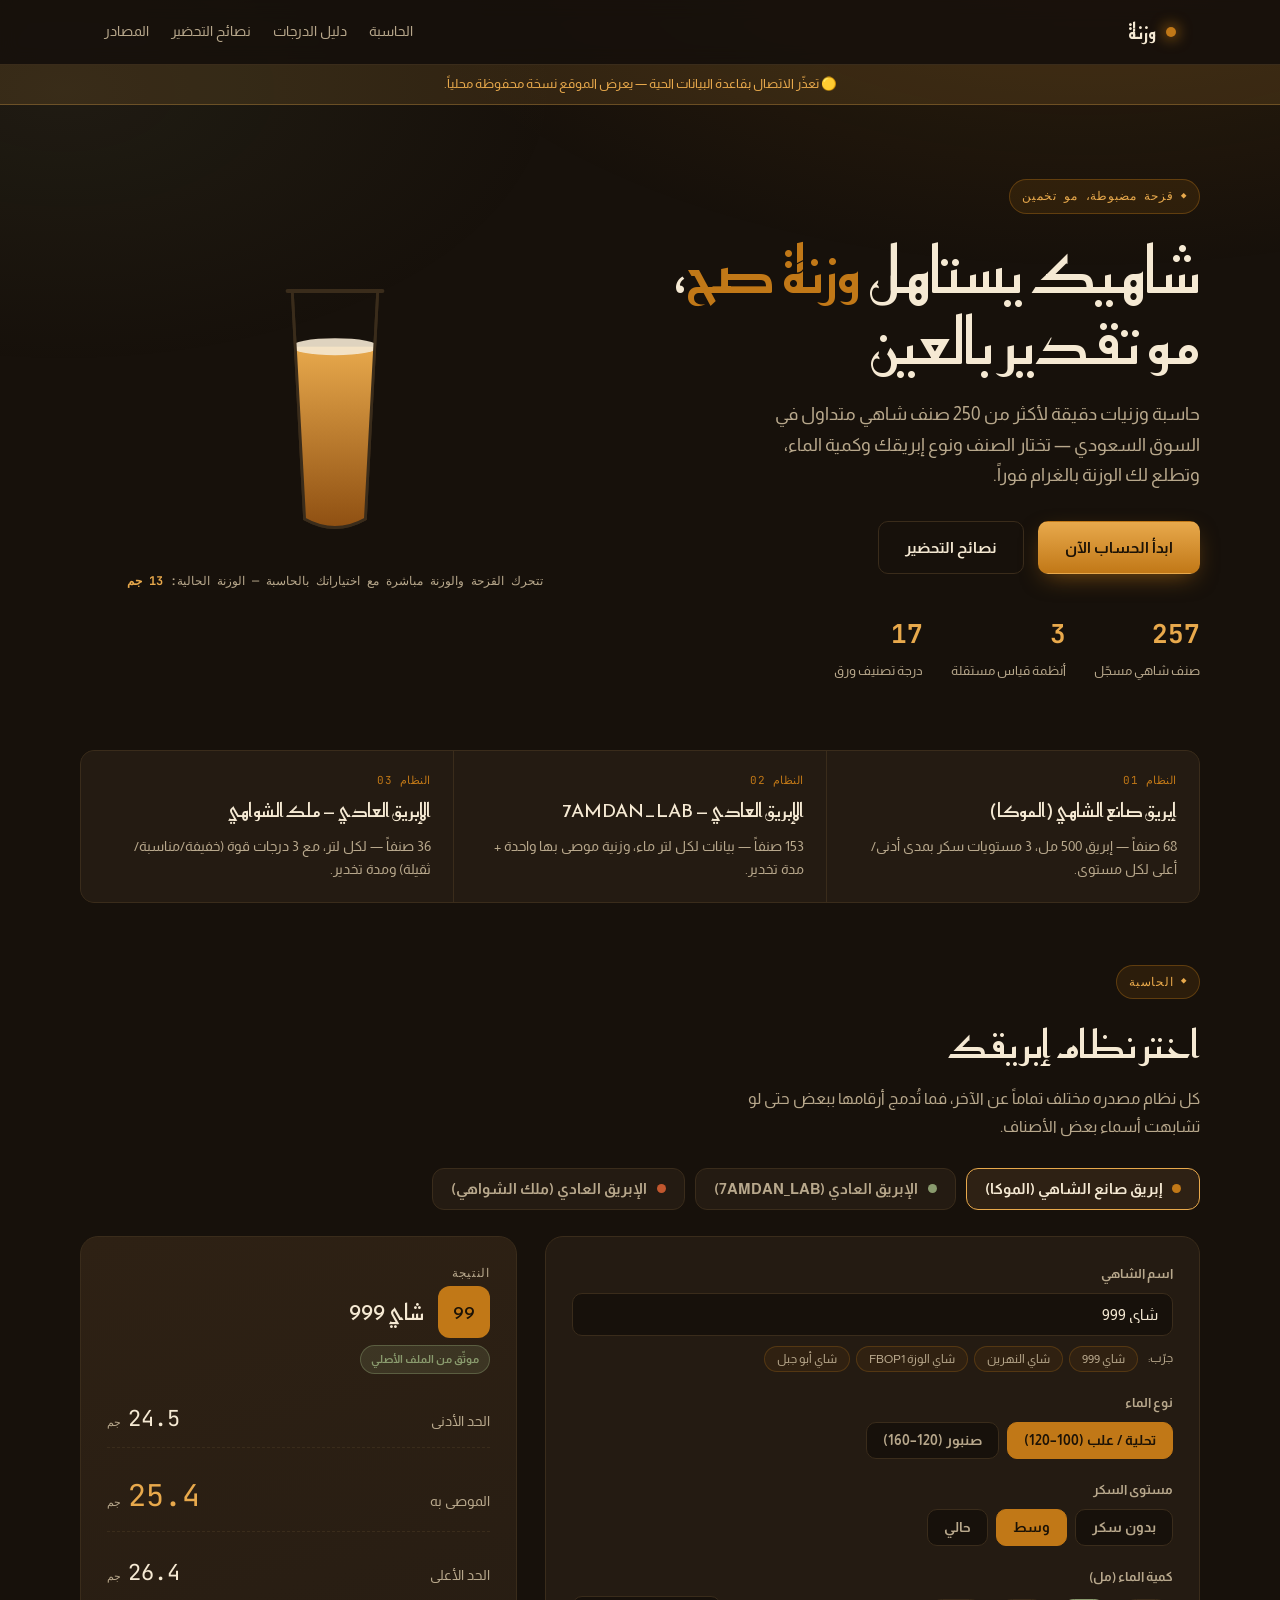
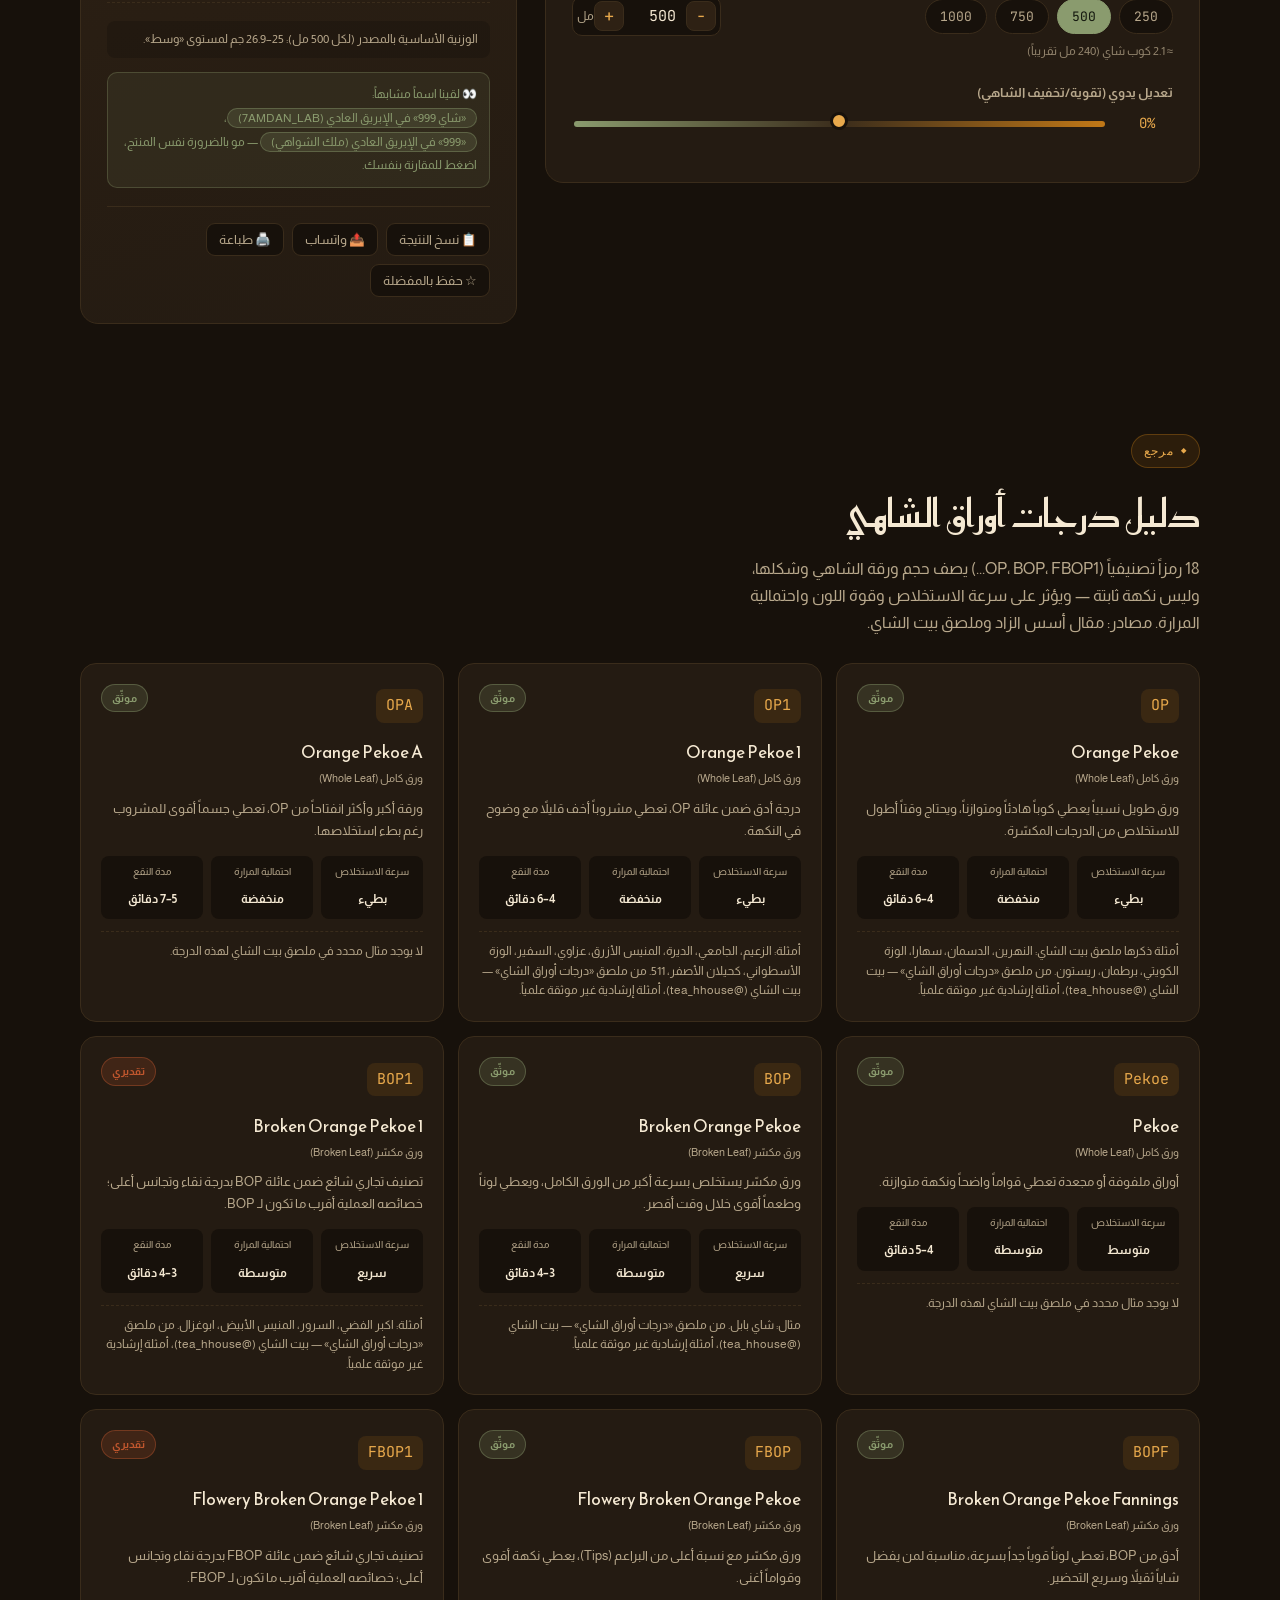
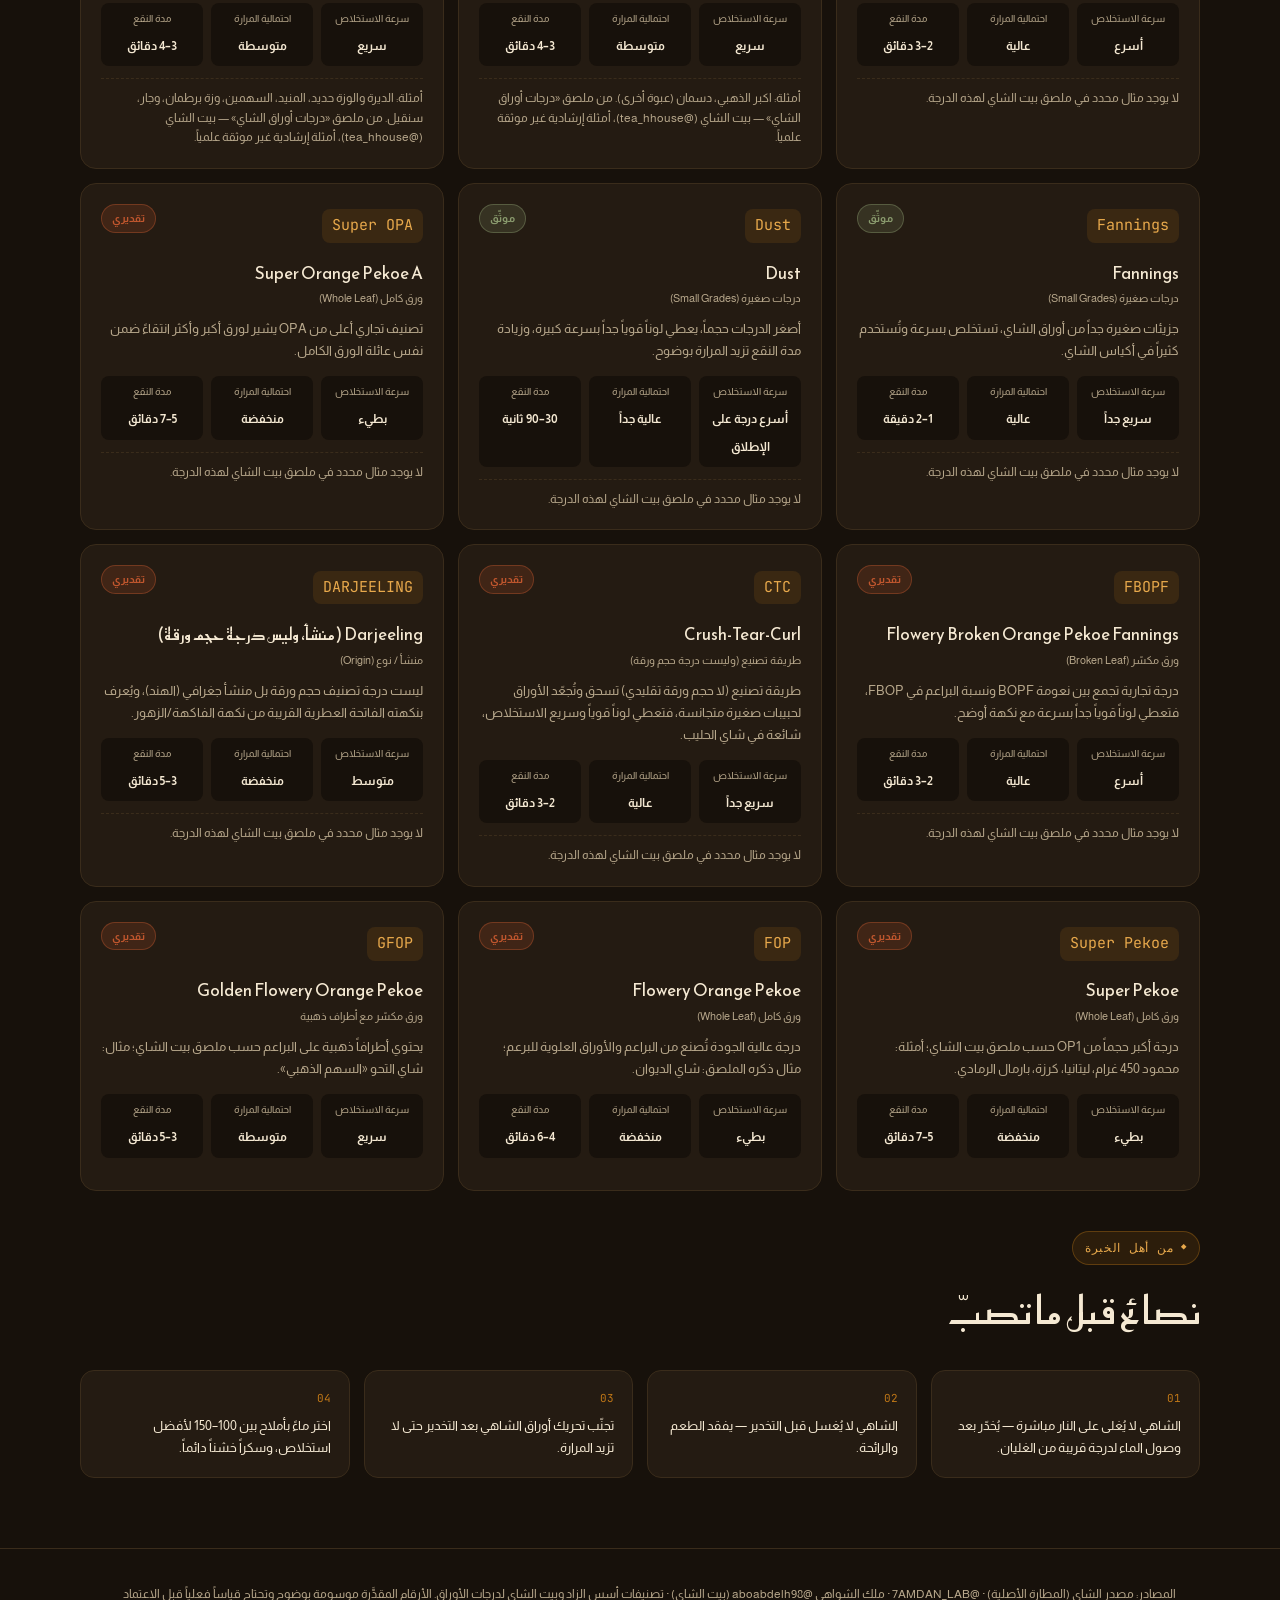
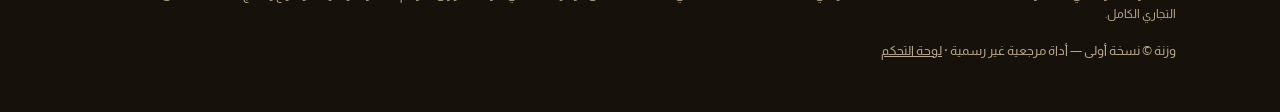
<file: index.html>
<!DOCTYPE html>
<html lang="ar" dir="rtl">
<head>
<meta charset="UTF-8">
<meta name="viewport" content="width=device-width, initial-scale=1.0">
<title>وزنة — حاسبة وزنيات الشاهي الخليجي</title>
<meta name="description" content="احسب وزنية الشاهي والسكر المناسبة لأكثر من 250 صنفاً، عبر ثلاثة أنظمة قياس مستقلة: إبريق صانع الشاهي (الموكا) والإبريق العادي بمصدرين موثّقين.">
<meta property="og:title" content="وزنة — حاسبة وزنيات الشاهي الخليجي">
<meta property="og:description" content="وزنية شاهيك بالغرام، مو بالحدس. 257 صنفاً عبر 3 أنظمة قياس مستقلة.">
<meta property="og:type" content="website">
<link rel="icon" href="data:image/svg+xml,%3Csvg xmlns='http://www.w3.org/2000/svg' viewBox='0 0 100 100'%3E%3Crect width='100' height='100' rx='20' fill='%2317110B'/%3E%3Cpath d='M28 30h44l-6 46q-16 9-32 0z' fill='none' stroke='%23C17817' stroke-width='5'/%3E%3Ccircle cx='50' cy='55' r='16' fill='%23E8A94C'/%3E%3C/svg%3E">
<link rel="preconnect" href="https://fonts.googleapis.com">
<link rel="preconnect" href="https://fonts.gstatic.com" crossorigin>
<link href="https://fonts.googleapis.com/css2?family=Reem+Kufi:wght@400..700&family=Almarai:wght@400;700;800&family=JetBrains+Mono:wght@400;600&display=swap" rel="stylesheet">
<link rel="stylesheet" href="style.css">
</head>
<body>
<a href="#calc" class="skip-link">تخطَّ إلى الحاسبة</a>

<div class="topbar">
  <div class="wrap">
    <a class="brand" href="#top"><span class="dot"></span> وزنة</a>
    <nav class="desktop-nav">
      <a href="#calc">الحاسبة</a>
      <a href="#grades">دليل الدرجات</a>
      <a href="#tips">نصائح التحضير</a>
      <a href="#sources">المصادر</a>
    </nav>
    <button id="mobileNavToggle" class="mobile-nav-toggle" aria-label="فتح القائمة" aria-expanded="false">
      <span></span><span></span><span></span>
    </button>
  </div>
  <nav id="mobileNav" class="mobile-nav" role="navigation" aria-label="روابط الجوال">
    <a href="#calc">الحاسبة</a>
    <a href="#grades">دليل الدرجات</a>
    <a href="#tips">نصائح التحضير</a>
    <a href="#sources">المصادر</a>
  </nav>
</div>

<main id="top">
  <div id="data-source-banner" class="data-banner" style="display:none"></div>

  <!-- ============== HERO ============== -->
  <section class="hero wrap hero-grid">
    <div>
      <div class="eyebrow">قزحة مضبوطة، مو تخمين</div>
      <h1 class="display">شاهيك يستاهل <em>وزنة صح</em>، مو تقدير بالعين</h1>
      <p class="sub">حاسبة وزنيات دقيقة لأكثر من 250 صنف شاهي متداول في السوق السعودي — تختار الصنف ونوع إبريقك وكمية الماء، وتطلع لك الوزنة بالغرام فوراً.</p>
      <div class="hero-cta">
        <a class="btn btn-primary" href="#calc">ابدأ الحساب الآن</a>
        <a class="btn btn-ghost" href="#tips">نصائح التحضير</a>
      </div>
      <div class="stats-row">
        <div class="stat"><b>257</b><span>صنف شاهي مسجّل</span></div>
        <div class="stat"><b>3</b><span>أنظمة قياس مستقلة</span></div>
        <div class="stat"><b>17</b><span>درجة تصنيف ورق</span></div>
      </div>
    </div>

    <div class="glass-stage">
      <div class="glass-shell">
        <svg viewBox="0 0 200 300" width="190" aria-hidden="true">
          <defs>
            <linearGradient id="teaGrad" x1="0" y1="0" x2="0" y2="1">
              <stop offset="0%" stop-color="#E8A94C"/>
              <stop offset="100%" stop-color="#8A4B0F"/>
            </linearGradient>
            <clipPath id="glassClip">
              <path d="M55 20 L145 20 L132 260 Q100 278 68 260 Z"/>
            </clipPath>
          </defs>
          <!-- stream -->
          <rect class="droplet" x="97" y="0" width="4" height="26" rx="2" fill="#E8A94C" opacity="0"/>
          <!-- glass outline -->
          <path d="M55 20 L145 20 L132 260 Q100 278 68 260 Z" fill="none" stroke="#3A2C1B" stroke-width="3"/>
          <g clip-path="url(#glassClip)">
            <rect id="pourGlassLiquid" x="55" y="230" width="90" height="60" fill="url(#teaGrad)"></rect>
            <ellipse id="pourGlassFoam" cx="100" cy="230" rx="46" ry="9" fill="#F5E9D3" opacity="0"></ellipse>
          </g>
          <path d="M55 20 L145 20 L132 260 Q100 278 68 260 Z" fill="none" stroke="#3A2C1B" stroke-width="3"/>
          <line x1="50" y1="20" x2="150" y2="20" stroke="#3A2C1B" stroke-width="4" stroke-linecap="round"/>
        </svg>
      </div>
      <div class="glass-caption">تتحرك القزحة والوزنة مباشرة مع اختياراتك بالحاسبة — الوزنة الحالية: <b id="glassCaptionVal">—</b></div>
    </div>
  </section>

  <!-- ============== WHY THREE SYSTEMS ============== -->
  <section class="why wrap">
    <div class="why-card">
      <div class="why-cell">
        <div class="tag">النظام 01</div>
        <h3>إبريق صانع الشاهي (الموكا)</h3>
        <p>68 صنفاً — إبريق 500 مل، 3 مستويات سكر بمدى أدنى/أعلى لكل مستوى.</p>
      </div>
      <div class="why-cell">
        <div class="tag">النظام 02</div>
        <h3>الإبريق العادي — 7AMDAN_LAB</h3>
        <p>153 صنفاً — بيانات لكل لتر ماء، وزنية موصى بها واحدة + مدة تخدير.</p>
      </div>
      <div class="why-cell">
        <div class="tag">النظام 03</div>
        <h3>الإبريق العادي — ملك الشواهي</h3>
        <p>36 صنفاً — لكل لتر، مع 3 درجات قوة (خفيفة/مناسبة/ثقيلة) ومدة تخدير.</p>
      </div>
    </div>
  </section>

  <!-- ============== CALCULATOR ============== -->
  <section class="calc-section wrap" id="calc">
    <div class="section-head">
      <div class="eyebrow">الحاسبة</div>
      <h2>اختر نظام إبريقك</h2>
      <p>كل نظام مصدره مختلف تماماً عن الآخر، فما تُدمج أرقامها ببعض حتى لو تشابهت أسماء بعض الأصناف.</p>
    </div>

    <div class="tabs" role="tablist">
      <button class="tab-btn" role="tab" aria-selected="true" data-tab="moka"><span class="swatch" style="background:#C17817"></span> إبريق صانع الشاهي (الموكا)</button>
      <button class="tab-btn" role="tab" aria-selected="false" data-tab="teapotA"><span class="swatch" style="background:#8A9B6E"></span> الإبريق العادي (7AMDAN_LAB)</button>
      <button class="tab-btn" role="tab" aria-selected="false" data-tab="teapotB"><span class="swatch" style="background:#C1572E"></span> الإبريق العادي (ملك الشواهي)</button>
      <span id="dynamic-tabs-slot"></span>
    </div>

    <!-- ---- PANEL: MOKA ---- -->
    <div class="calc-panel active" id="panel-moka">
      <div class="card">
        <div class="field">
          <label for="moka-select">اسم الشاهي</label>
          <div class="search-select" id="moka-search"></div>
          <div class="suggest-row" id="moka-suggest"></div>
          <div class="fav-chips" id="moka-favs"></div>
        </div>
        <div class="field">
          <label>نوع الماء</label>
          <div class="toggle-group" id="moka-water">
            <button type="button" data-val="low" aria-pressed="true">تحلية / علب (100–120)</button>
            <button type="button" data-val="high" aria-pressed="false">صنبور (120–160)</button>
          </div>
        </div>
        <div class="field">
          <label>مستوى السكر</label>
          <div class="toggle-group" id="moka-sugar">
            <button type="button" data-val="nosugar" aria-pressed="false">بدون سكر</button>
            <button type="button" data-val="medium" aria-pressed="true">وسط</button>
            <button type="button" data-val="high" aria-pressed="false">حالي</button>
          </div>
        </div>
        <div class="field">
          <label>كمية الماء (مل)</label>
          <div class="amount-row" id="moka-amount">
            <button class="chip" data-val="250">250</button>
            <button class="chip" data-val="500" aria-pressed="true">500</button>
            <button class="chip" data-val="750">750</button>
            <button class="chip" data-val="1000">1000</button>
            <div class="num-input stepper">
              <button type="button" class="step-btn" data-dir="-1" aria-label="تقليل كمية الماء">−</button>
              <input type="number" id="moka-amount-input" value="500" min="50" step="50">
              <button type="button" class="step-btn" data-dir="1" aria-label="زيادة كمية الماء">+</button>
              <span>مل</span>
            </div>
          </div>
          <div class="hint" id="moka-cup-eq"></div>
        </div>
        <div class="field">
          <label>تعديل يدوي (تقوية/تخفيف الشاهي)</label>
          <div class="slider-row">
            <span class="slider-val" id="moka-adj-val">0%</span>
            <input type="range" id="moka-adj" min="-10" max="10" value="0" step="1">
          </div>
        </div>
      </div>

      <div class="result-card" id="moka-result" aria-live="polite"></div>
    </div>

    <!-- ---- PANEL: TEAPOT A (7amdan) ---- -->
    <div class="calc-panel" id="panel-teapotA">
      <div class="card">
        <div class="field">
          <label for="teapotA-select">اسم الشاهي</label>
          <div class="search-select" id="teapotA-search"></div>
          <div class="suggest-row" id="teapotA-suggest"></div>
          <div class="fav-chips" id="teapotA-favs"></div>
        </div>
        <div class="field">
          <label>إضافة سكر؟</label>
          <div class="toggle-group" id="teapotA-sugar">
            <button type="button" data-val="yes" aria-pressed="true">نعم</button>
            <button type="button" data-val="no" aria-pressed="false">بدون سكر</button>
          </div>
        </div>
        <div class="field">
          <label>كمية الماء (مل)</label>
          <div class="amount-row" id="teapotA-amount">
            <button class="chip" data-val="500">500</button>
            <button class="chip" data-val="1000" aria-pressed="true">1000</button>
            <button class="chip" data-val="1500">1500</button>
            <button class="chip" data-val="2000">2000</button>
            <div class="num-input stepper">
              <button type="button" class="step-btn" data-dir="-1" aria-label="تقليل كمية الماء">−</button>
              <input type="number" id="teapotA-amount-input" value="1000" min="50" step="50">
              <button type="button" class="step-btn" data-dir="1" aria-label="زيادة كمية الماء">+</button>
              <span>مل</span>
            </div>
          </div>
          <div class="hint" id="teapotA-cup-eq"></div>
        </div>
        <div class="field">
          <label>تعديل يدوي (على الشاي فقط)</label>
          <div class="slider-row">
            <span class="slider-val" id="teapotA-adj-val">0%</span>
            <input type="range" id="teapotA-adj" min="-10" max="10" value="0" step="1">
          </div>
        </div>
      </div>
      <div class="result-card" id="teapotA-result" aria-live="polite"></div>
    </div>

    <!-- ---- PANEL: TEAPOT B (shawahi) ---- -->
    <div class="calc-panel" id="panel-teapotB">
      <div class="card">
        <div class="field">
          <label for="teapotB-select">اسم الشاهي</label>
          <div class="search-select" id="teapotB-search"></div>
          <div class="suggest-row" id="teapotB-suggest"></div>
          <div class="fav-chips" id="teapotB-favs"></div>
        </div>
        <div class="field">
          <label>درجة القوة</label>
          <div class="toggle-group" id="teapotB-strength">
            <button type="button" data-val="nosugar" aria-pressed="false">بدون سكر</button>
            <button type="button" data-val="light" aria-pressed="false">خفيفة</button>
            <button type="button" data-val="medium" aria-pressed="true">مناسبة (وسط)</button>
            <button type="button" data-val="heavy" aria-pressed="false">ثقيلة (نقيلة)</button>
          </div>
        </div>
        <div class="field">
          <label>كمية الماء (مل)</label>
          <div class="amount-row" id="teapotB-amount">
            <button class="chip" data-val="500">500</button>
            <button class="chip" data-val="1000" aria-pressed="true">1000</button>
            <button class="chip" data-val="1500">1500</button>
            <button class="chip" data-val="2000">2000</button>
            <div class="num-input stepper">
              <button type="button" class="step-btn" data-dir="-1" aria-label="تقليل كمية الماء">−</button>
              <input type="number" id="teapotB-amount-input" value="1000" min="50" step="50">
              <button type="button" class="step-btn" data-dir="1" aria-label="زيادة كمية الماء">+</button>
              <span>مل</span>
            </div>
          </div>
          <div class="hint" id="teapotB-cup-eq"></div>
        </div>
        <div class="field">
          <label>تعديل يدوي (على الشاي فقط)</label>
          <div class="slider-row">
            <span class="slider-val" id="teapotB-adj-val">0%</span>
            <input type="range" id="teapotB-adj" min="-10" max="10" value="0" step="1">
          </div>
        </div>
      </div>
      <div class="result-card" id="teapotB-result" aria-live="polite"></div>
    </div>

    <div id="dynamic-panels-slot"></div>
  </section>

  <!-- ============== GRADES GLOSSARY ============== -->
  <section class="grades-section wrap" id="grades">
    <div class="section-head">
      <div class="eyebrow">مرجع</div>
      <h2>دليل درجات أوراق الشاهي</h2>
      <p>18 رمزاً تصنيفياً (OP، BOP، FBOP1...) يصف حجم ورقة الشاهي وشكلها، وليس نكهة ثابتة — ويؤثر على سرعة الاستخلاص وقوة اللون واحتمالية المرارة. مصادر: مقال أسس الزاد وملصق بيت الشاي.</p>
    </div>
    <div class="grades-grid" id="grades-grid"></div>
  </section>

  <!-- ============== TIPS ============== -->
  <section class="tips wrap" id="tips">
    <div class="section-head">
      <div class="eyebrow">من أهل الخبرة</div>
      <h2>نصائح قبل ما تصبّ</h2>
    </div>
    <div class="tips-grid">
      <div class="tip"><div class="n">01</div><p>الشاهي لا يُغلى على النار مباشرة — يُخدّر بعد وصول الماء لدرجة قريبة من الغليان.</p></div>
      <div class="tip"><div class="n">02</div><p>الشاهي لا يُغسل قبل التخدير — يفقد الطعم والرائحة.</p></div>
      <div class="tip"><div class="n">03</div><p>تجنّب تحريك أوراق الشاهي بعد التخدير حتى لا تزيد المرارة.</p></div>
      <div class="tip"><div class="n">04</div><p>اختر ماءً بأملاح بين 100–150 لأفضل استخلاص، وسكراً خشناً دائماً.</p></div>
    </div>
  </section>

  <!-- ============== SOURCES / FOOTER ============== -->
  <footer id="sources">
    <div class="wrap">
      <p class="src-list">المصادر: مصدر الشاي (المطارة الأصلية) · @7AMDAN_LAB · ملك الشواهي @aboabdelh98 (بيت الشاي) · تصنيفات أسس الزاد وبيت الشاي لدرجات الأوراق. الأرقام المقدَّرة موسومة بوضوح وتحتاج قياساً فعلياً قبل الاعتماد التجاري الكامل.</p>
      <p>وزنة © نسخة أولى — أداة مرجعية غير رسمية · <a href="admin.html" style="color:var(--muted)">لوحة التحكم</a></p>
    </div>
  </footer>

</main>

<script src="pb-loader.js"></script>
</body>
</html>
</file>
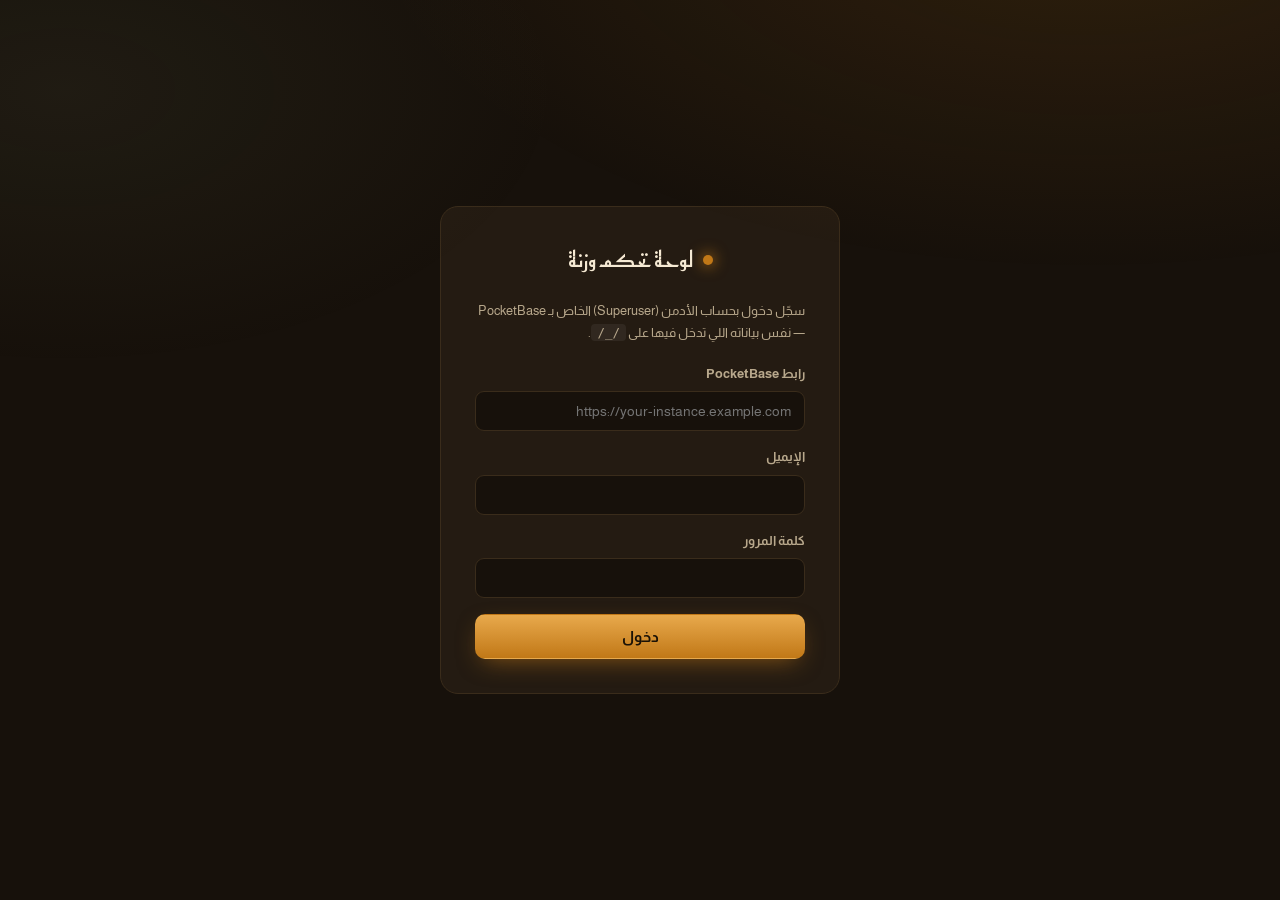
<file: admin.html>
<!DOCTYPE html>
<html lang="ar" dir="rtl">
<head>
<meta charset="UTF-8">
<meta name="viewport" content="width=device-width, initial-scale=1.0">
<title>لوحة تحكم وزنة</title>
<meta name="robots" content="noindex, nofollow">
<link rel="preconnect" href="https://fonts.googleapis.com">
<link rel="preconnect" href="https://fonts.gstatic.com" crossorigin>
<link href="https://fonts.googleapis.com/css2?family=Reem+Kufi:wght@400..700&family=Almarai:wght@400;700;800&family=JetBrains+Mono:wght@400;600&display=swap" rel="stylesheet">
<link rel="stylesheet" href="style.css">
<link rel="stylesheet" href="admin.css">
</head>
<body>

<!-- ============== شاشة الدخول ============== -->
<div id="loginScreen" class="admin-login-wrap">
  <div class="admin-login-card">
    <div class="brand" style="justify-content:center;margin-bottom:22px"><span class="dot"></span> لوحة تحكم وزنة</div>
    <p class="login-hint">سجّل دخول بحساب الأدمن (Superuser) الخاص بـ PocketBase — نفس بياناته اللي تدخل فيها على <code>/_/</code>.</p>
    <div class="field">
      <label>رابط PocketBase</label>
      <input type="text" id="pbUrlInput" placeholder="https://your-instance.example.com">
    </div>
    <div class="field">
      <label>الإيميل</label>
      <input type="email" id="loginEmail" autocomplete="username">
    </div>
    <div class="field">
      <label>كلمة المرور</label>
      <input type="password" id="loginPassword" autocomplete="current-password">
    </div>
    <button class="btn btn-primary" id="loginBtn" style="width:100%;justify-content:center">دخول</button>
    <p id="loginError" class="login-error" style="display:none"></p>
  </div>
</div>

<!-- ============== لوحة التحكم ============== -->
<div id="adminApp" style="display:none">
  <div class="topbar">
    <div class="wrap">
      <a class="brand" href="#"><span class="dot"></span> لوحة تحكم وزنة</a>
      <div style="display:flex;align-items:center;gap:14px">
        <a href="index.html" class="btn btn-ghost" style="padding:8px 16px;font-size:13px">↩ رجوع للموقع</a>
        <button id="logoutBtn" class="btn btn-ghost" style="padding:8px 16px;font-size:13px">خروج</button>
      </div>
    </div>
  </div>

  <main class="wrap admin-main">
    <div class="admin-layout">
      <!-- ---- الشريط الجانبي ---- -->
      <aside class="admin-sidebar">
        <div class="sidebar-title">الأنظمة</div>
        <nav id="systemsNav" class="sidebar-nav"></nav>
        <button id="newSystemBtn" class="btn btn-ghost sidebar-add-btn">+ نظام إبريق/مصدر جديد</button>
        <div class="sidebar-title" style="margin-top:22px">أخرى</div>
        <nav class="sidebar-nav">
          <button class="sidebar-link" data-view="grades">درجات الأوراق</button>
        </nav>
      </aside>

      <!-- ---- منطقة المحتوى ---- -->
      <section class="admin-content">
        <div id="viewTeas">
          <div class="admin-content-head">
            <h2 id="teasTitle">الأصناف</h2>
            <div style="display:flex;gap:10px;align-items:center">
              <input type="text" id="teasSearch" placeholder="بحث بالاسم..." class="admin-search">
              <button id="addTeaBtn" class="btn btn-primary">+ إضافة صنف</button>
            </div>
          </div>
          <div id="teasStatus" class="admin-status"></div>
          <div class="admin-table-wrap">
            <table class="admin-table" id="teasTable">
              <thead><tr id="teasTableHead"></tr></thead>
              <tbody id="teasTableBody"></tbody>
            </table>
          </div>
        </div>

        <div id="viewGrades" style="display:none">
          <div class="admin-content-head">
            <h2>درجات الأوراق</h2>
            <button id="addGradeBtn" class="btn btn-primary">+ إضافة درجة</button>
          </div>
          <div id="gradesStatus" class="admin-status"></div>
          <div class="admin-table-wrap">
            <table class="admin-table">
              <thead><tr><th>الرمز</th><th>الاسم الكامل</th><th>موثّق؟</th><th></th></tr></thead>
              <tbody id="gradesTableBody"></tbody>
            </table>
          </div>
        </div>
      </section>
    </div>
  </main>
</div>

<!-- ============== نافذة إضافة/تعديل صنف ============== -->
<div id="teaModal" class="modal-overlay" style="display:none">
  <div class="modal-card">
    <div class="modal-head">
      <h3 id="teaModalTitle">إضافة صنف</h3>
      <button class="modal-close" data-close>✕</button>
    </div>
    <form id="teaForm" class="modal-body"></form>
    <div class="modal-foot">
      <button type="button" class="btn btn-ghost" data-close>إلغاء</button>
      <button type="submit" form="teaForm" class="btn btn-primary" id="teaSaveBtn">حفظ</button>
    </div>
  </div>
</div>

<!-- ============== نافذة نظام جديد ============== -->
<div id="systemModal" class="modal-overlay" style="display:none">
  <div class="modal-card">
    <div class="modal-head">
      <h3>نظام إبريق/مصدر جديد</h3>
      <button class="modal-close" data-close>✕</button>
    </div>
    <form id="systemForm" class="modal-body">
      <div class="field">
        <label>اسم النظام (يظهر بالتبويب)</label>
        <input type="text" id="sysLabel" required placeholder="مثال: الإبريق العادي — مصدر جديد">
      </div>
      <div class="field">
        <label>اسم المصدر (للتوثيق فقط)</label>
        <input type="text" id="sysSourceName" placeholder="مثال: @account_name">
      </div>
      <div class="field">
        <label>الشكل الحسابي</label>
        <select id="sysShape" required>
          <option value="range3tier">مدى ثلاثي حسب مستوى السكر (زي إبريق الموكا) — إبريق بحجم مرجعي ثابت، 3 مستويات سكر بمدى أدنى/أعلى</option>
          <option value="single">قيمة واحدة لكل لتر (زي 7AMDAN_LAB) — وزنية موصى بها واحدة + سكر + مدة تخدير</option>
          <option value="tiered_sugar">مدى ثلاثي مع نطاق سكر منفصل (زي ملك الشواهي) — 3 درجات قوة، كل درجة فيها مدى شاهي ومدى سكر منفصلين</option>
        </select>
      </div>
      <div class="field">
        <label>لون التبويب</label>
        <input type="color" id="sysColor" value="#4E8A7A" style="height:44px;padding:4px">
      </div>
      <p class="hint" style="margin-top:6px">بعد الحفظ، ينشئ النظام كولكشن جديد بـPocketBase تلقائياً بنفس الشكل المختار، ويظهر كتبويب كامل بالموقع مباشرة.</p>
    </form>
    <div class="modal-foot">
      <button type="button" class="btn btn-ghost" data-close>إلغاء</button>
      <button type="submit" form="systemForm" class="btn btn-primary">إنشاء النظام</button>
    </div>
  </div>
</div>

<!-- ============== نافذة إضافة/تعديل درجة ============== -->
<div id="gradeModal" class="modal-overlay" style="display:none">
  <div class="modal-card">
    <div class="modal-head">
      <h3 id="gradeModalTitle">إضافة درجة</h3>
      <button class="modal-close" data-close>✕</button>
    </div>
    <form id="gradeForm" class="modal-body">
      <div class="field"><label>الرمز</label><input type="text" id="gCode" required></div>
      <div class="field"><label>الاسم الكامل</label><input type="text" id="gFull"></div>
      <div class="field"><label>نوع التصنيف</label><input type="text" id="gCat"></div>
      <div class="field"><label>حجم الورقة</label><input type="text" id="gSize"></div>
      <div class="field"><label>سرعة الاستخلاص</label><input type="text" id="gSpeed"></div>
      <div class="field"><label>قوة اللون</label><input type="text" id="gColor"></div>
      <div class="field"><label>احتمالية المرارة</label><input type="text" id="gBitter"></div>
      <div class="field"><label>الاستخدام المثالي</label><input type="text" id="gUse"></div>
      <div class="field"><label>مدة النقع</label><input type="text" id="gBrew"></div>
      <div class="field"><label><input type="checkbox" id="gVerified" style="width:auto"> موثّق من مصدر أساسي</label></div>
      <div class="field"><label>وصف مختصر</label><textarea id="gDesc" rows="2"></textarea></div>
      <div class="field"><label>أمثلة</label><textarea id="gExamples" rows="2"></textarea></div>
    </form>
    <div class="modal-foot">
      <button type="button" class="btn btn-ghost" data-close>إلغاء</button>
      <button type="submit" form="gradeForm" class="btn btn-primary">حفظ</button>
    </div>
  </div>
</div>

<script src="admin.js"></script>
</body>
</html>
</file>
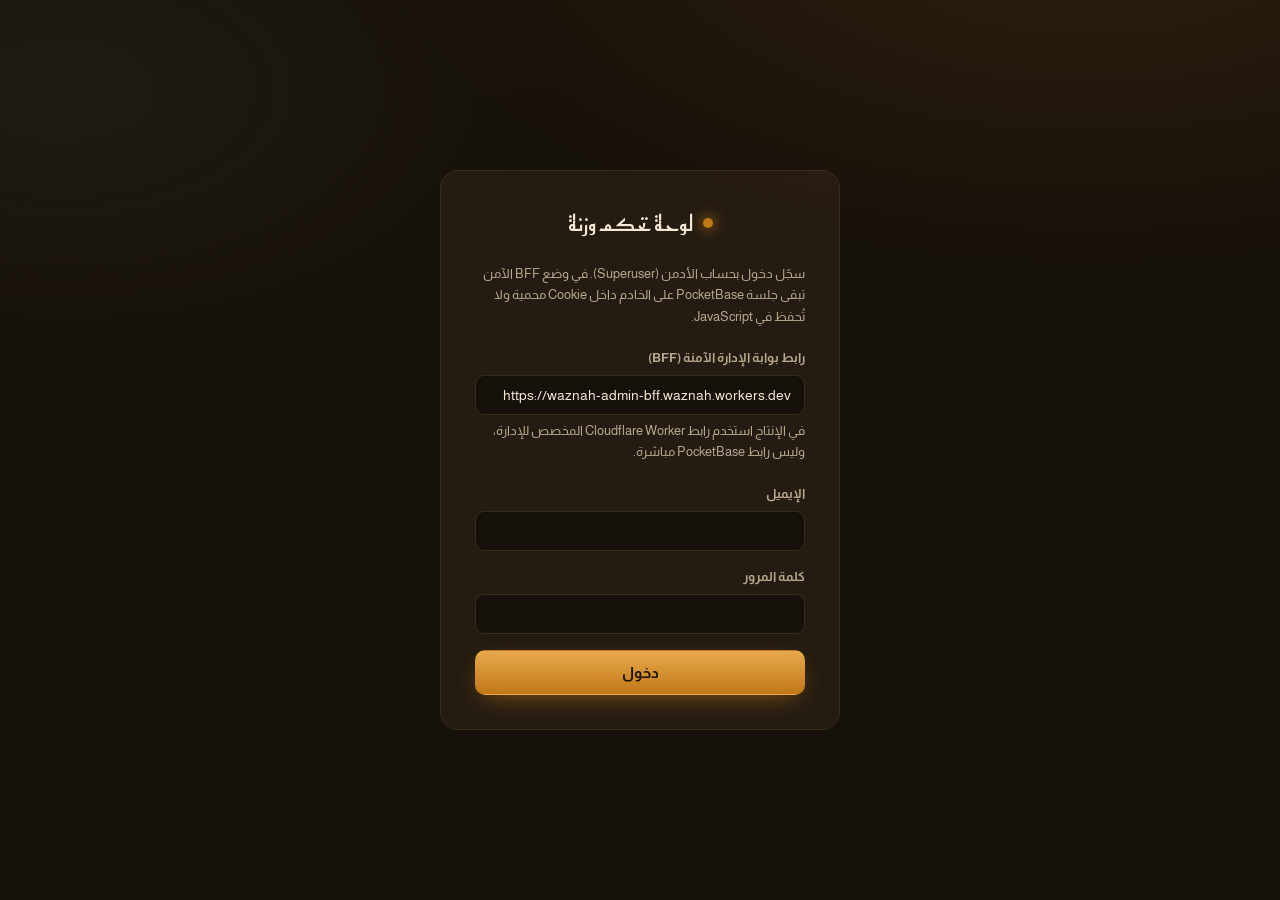
<file: موقع-وزنة-مرحلة4-CORS-انتاج/waznah-test/admin.html>
<!DOCTYPE html>
<html lang="ar" dir="rtl">
<head>
<meta charset="UTF-8">
<meta name="viewport" content="width=device-width, initial-scale=1.0">
<title>لوحة تحكم وزنة</title>
<meta name="robots" content="noindex, nofollow">
<link rel="preconnect" href="https://fonts.googleapis.com">
<link rel="preconnect" href="https://fonts.gstatic.com" crossorigin>
<link href="https://fonts.googleapis.com/css2?family=Reem+Kufi:wght@400..700&family=Almarai:wght@400;700;800&family=JetBrains+Mono:wght@400;600&display=swap" rel="stylesheet">
<link rel="stylesheet" href="style.css">
<link rel="stylesheet" href="admin.css">
</head>
<body>

<!-- ============== شاشة الدخول ============== -->
<div id="loginScreen" class="admin-login-wrap">
  <div class="admin-login-card">
    <div class="brand" style="justify-content:center;margin-bottom:22px"><span class="dot"></span> لوحة تحكم وزنة</div>
    <p class="login-hint">سجّل دخول بحساب الأدمن (Superuser). في وضع BFF الآمن تبقى جلسة PocketBase على الخادم داخل Cookie محمية ولا تُحفظ في JavaScript.</p>
    <div class="field">
      <label>رابط بوابة الإدارة الآمنة (BFF)</label>
      <input type="url" id="pbUrlInput" placeholder="https://admin-api.waznah.com" autocomplete="url">
      <p class="login-hint" style="margin-top:6px">في الإنتاج استخدم رابط Cloudflare Worker المخصص للإدارة، وليس رابط PocketBase مباشرة.</p>
    </div>
    <div class="field">
      <label>الإيميل</label>
      <input type="email" id="loginEmail" autocomplete="username">
    </div>
    <div class="field">
      <label>كلمة المرور</label>
      <input type="password" id="loginPassword" autocomplete="current-password">
    </div>
    <button class="btn btn-primary" id="loginBtn" style="width:100%;justify-content:center">دخول</button>
    <p id="loginError" class="login-error" style="display:none"></p>
  </div>
</div>

<!-- ============== لوحة التحكم ============== -->
<div id="adminApp" style="display:none">
  <div class="topbar">
    <div class="wrap">
      <a class="brand" href="#"><span class="dot"></span> لوحة تحكم وزنة</a>
      <div style="display:flex;align-items:center;gap:14px">
        <a href="index.html" class="btn btn-ghost" style="padding:8px 16px;font-size:13px">↩ رجوع للموقع</a>
        <button id="logoutBtn" class="btn btn-ghost" style="padding:8px 16px;font-size:13px">خروج</button>
      </div>
    </div>
  </div>

  <main class="wrap admin-main">
    <div class="admin-layout">
      <!-- ---- الشريط الجانبي ---- -->
      <aside class="admin-sidebar">
        <div class="sidebar-title">الأنظمة</div>
        <nav id="systemsNav" class="sidebar-nav"></nav>
        <button id="newSystemBtn" class="btn btn-ghost sidebar-add-btn">+ نظام إبريق/مصدر جديد</button>
        <div class="sidebar-title" style="margin-top:22px">أخرى</div>
        <nav class="sidebar-nav">
          <button class="sidebar-link" data-view="grades">درجات الأوراق</button>
        </nav>
      </aside>

      <!-- ---- منطقة المحتوى ---- -->
      <section class="admin-content">
        <div id="viewTeas">
          <div class="admin-content-head">
            <h2 id="teasTitle">الأصناف</h2>
            <div style="display:flex;gap:10px;align-items:center">
              <input type="text" id="teasSearch" placeholder="بحث بالاسم..." class="admin-search">
              <button id="addTeaBtn" class="btn btn-primary">+ إضافة صنف</button>
            </div>
          </div>
          <div id="teasStatus" class="admin-status"></div>
          <div class="admin-table-wrap">
            <table class="admin-table" id="teasTable">
              <thead><tr id="teasTableHead"></tr></thead>
              <tbody id="teasTableBody"></tbody>
            </table>
          </div>
        </div>

        <div id="viewGrades" style="display:none">
          <div class="admin-content-head">
            <h2>درجات الأوراق</h2>
            <button id="addGradeBtn" class="btn btn-primary">+ إضافة درجة</button>
          </div>
          <div id="gradesStatus" class="admin-status"></div>
          <div class="admin-table-wrap">
            <table class="admin-table">
              <thead><tr><th>الرمز</th><th>الاسم الكامل</th><th>موثّق؟</th><th></th></tr></thead>
              <tbody id="gradesTableBody"></tbody>
            </table>
          </div>
        </div>
      </section>
    </div>
  </main>
</div>

<!-- ============== نافذة إضافة/تعديل صنف ============== -->
<div id="teaModal" class="modal-overlay" style="display:none">
  <div class="modal-card">
    <div class="modal-head">
      <h3 id="teaModalTitle">إضافة صنف</h3>
      <button class="modal-close" data-close>✕</button>
    </div>
    <form id="teaForm" class="modal-body"></form>
    <div class="modal-foot">
      <button type="button" class="btn btn-ghost" data-close>إلغاء</button>
      <button type="submit" form="teaForm" class="btn btn-primary" id="teaSaveBtn">حفظ</button>
    </div>
  </div>
</div>

<!-- ============== نافذة نظام جديد ============== -->
<div id="systemModal" class="modal-overlay" style="display:none">
  <div class="modal-card">
    <div class="modal-head">
      <h3>نظام إبريق/مصدر جديد</h3>
      <button class="modal-close" data-close>✕</button>
    </div>
    <form id="systemForm" class="modal-body">
      <div class="field">
        <label>اسم النظام (يظهر بالتبويب)</label>
        <input type="text" id="sysLabel" required placeholder="مثال: الإبريق العادي — مصدر جديد">
      </div>
      <div class="field">
        <label>اسم المصدر (للتوثيق فقط)</label>
        <input type="text" id="sysSourceName" placeholder="مثال: @account_name">
      </div>
      <div class="field">
        <label>الشكل الحسابي</label>
        <select id="sysShape" required>
          <option value="range3tier">مدى ثلاثي حسب مستوى السكر (زي إبريق الموكا) — إبريق بحجم مرجعي ثابت، 3 مستويات سكر بمدى أدنى/أعلى</option>
          <option value="single">قيمة واحدة لكل لتر (زي 7AMDAN_LAB) — وزنية موصى بها واحدة + سكر + مدة تخدير</option>
          <option value="tiered_sugar">مدى ثلاثي مع نطاق سكر منفصل (زي ملك الشواهي) — 3 درجات قوة، كل درجة فيها مدى شاهي ومدى سكر منفصلين</option>
        </select>
      </div>
      <div class="field">
        <label>لون التبويب</label>
        <input type="color" id="sysColor" value="#4E8A7A" style="height:44px;padding:4px">
      </div>
      <p class="hint" style="margin-top:6px">بعد الحفظ، ينشئ النظام كولكشن جديد بـPocketBase تلقائياً بنفس الشكل المختار، ويظهر كتبويب كامل بالموقع مباشرة.</p>
    </form>
    <div class="modal-foot">
      <button type="button" class="btn btn-ghost" data-close>إلغاء</button>
      <button type="submit" form="systemForm" class="btn btn-primary">إنشاء النظام</button>
    </div>
  </div>
</div>

<!-- ============== نافذة إضافة/تعديل درجة ============== -->
<div id="gradeModal" class="modal-overlay" style="display:none">
  <div class="modal-card">
    <div class="modal-head">
      <h3 id="gradeModalTitle">إضافة درجة</h3>
      <button class="modal-close" data-close>✕</button>
    </div>
    <form id="gradeForm" class="modal-body">
      <div class="field"><label>الرمز</label><input type="text" id="gCode" required></div>
      <div class="field"><label>الاسم الكامل</label><input type="text" id="gFull"></div>
      <div class="field"><label>نوع التصنيف</label><input type="text" id="gCat"></div>
      <div class="field"><label>حجم الورقة</label><input type="text" id="gSize"></div>
      <div class="field"><label>سرعة الاستخلاص</label><input type="text" id="gSpeed"></div>
      <div class="field"><label>قوة اللون</label><input type="text" id="gColor"></div>
      <div class="field"><label>احتمالية المرارة</label><input type="text" id="gBitter"></div>
      <div class="field"><label>الاستخدام المثالي</label><input type="text" id="gUse"></div>
      <div class="field"><label>مدة النقع</label><input type="text" id="gBrew"></div>
      <div class="field"><label><input type="checkbox" id="gVerified" style="width:auto"> موثّق من مصدر أساسي</label></div>
      <div class="field"><label>وصف مختصر</label><textarea id="gDesc" rows="2"></textarea></div>
      <div class="field"><label>أمثلة</label><textarea id="gExamples" rows="2"></textarea></div>
    </form>
    <div class="modal-foot">
      <button type="button" class="btn btn-ghost" data-close>إلغاء</button>
      <button type="submit" form="gradeForm" class="btn btn-primary">حفظ</button>
    </div>
  </div>
</div>

<script src="admin.js"></script>
</body>
</html>
</file>
<file: style.css>
/* ============================================================
   وزنة — نظام تصميم مبني على طقس صبّ الشاهي الخليجي والقزحة
   ============================================================ */

:root{
  --ink:        #17110B;
  --surface:    #241B12;
  --surface-2:  #2E2114;
  --line:       #3A2C1B;
  --amber:      #C17817;
  --honey:      #E8A94C;
  --foam:       #F5E9D3;
  --muted:      #B8A88C;
  --sage:       #8A9B6E;
  --danger:     #C1572E;

  --display: "Reem Kufi", "Tahoma", sans-serif;
  --body: "Almarai", "Tahoma", sans-serif;
  --mono: "JetBrains Mono", monospace;
}

*{ box-sizing: border-box; }
html{ scroll-behavior: smooth; }
body{
  margin:0;
  background: var(--ink);
  color: var(--foam);
  font-family: var(--body);
  direction: rtl;
  line-height: 1.7;
}
body::before{
  content:"";
  position: fixed; inset:0;
  pointer-events:none;
  background:
    radial-gradient(1200px 600px at 85% -10%, rgba(193,120,23,.14), transparent 60%),
    radial-gradient(900px 500px at 5% 10%, rgba(138,155,110,.08), transparent 55%);
  z-index:0;
}
img,svg{ display:block; max-width:100%; }
button{ font-family: inherit; }
a{ color: var(--honey); }

.wrap{ max-width: 1120px; margin:0 auto; padding: 0 24px; position:relative; z-index:1; }
.visually-hidden{ position:absolute; width:1px;height:1px;overflow:hidden;clip:rect(0,0,0,0); }

/* ---------- focus ---------- */
:focus-visible{ outline: 2px solid var(--honey); outline-offset: 3px; border-radius: 4px; }

/* ---------- top bar ---------- */
.topbar{
  position: sticky; top:0; z-index: 40;
  backdrop-filter: blur(10px);
  background: rgba(23,17,11,.82);
  border-bottom: 1px solid var(--line);
}
.topbar .wrap{ display:flex; align-items:center; justify-content:space-between; height:64px; }
.brand{ display:flex; align-items:center; gap:10px; font-family: var(--display); font-size: 22px; color: var(--foam); text-decoration:none; }
.brand .dot{ width:10px; height:10px; border-radius:50%; background: var(--amber); box-shadow: 0 0 14px 2px rgba(193,120,23,.7); }
.topbar .desktop-nav{ display:flex; gap: 22px; font-size: 14px; color: var(--muted); }
.topbar .desktop-nav a{ text-decoration:none; color: var(--muted); transition: color .15s; }
.topbar .desktop-nav a:hover{ color: var(--honey); }

/* ---------- hero ---------- */
.hero{ padding: 74px 0 40px; position:relative; }
.hero-grid{ display:grid; grid-template-columns: 1.05fr .95fr; gap: 48px; align-items:center; }
.eyebrow{
  display:inline-flex; align-items:center; gap:8px;
  font-family: var(--mono); font-size: 12px; letter-spacing:.06em;
  color: var(--honey); background: rgba(193,120,23,.12);
  border: 1px solid rgba(193,120,23,.35); padding: 6px 12px; border-radius: 999px;
  margin-bottom: 22px;
}
.eyebrow::before{ content:"◆"; font-size: 9px; }
h1.display{
  font-family: var(--display); font-weight: 400;
  font-size: clamp(38px, 5.2vw, 64px); line-height: 1.12; color: var(--foam);
  margin: 0 0 20px;
}
h1.display em{ font-style:normal; color: var(--amber); }
.hero p.sub{ font-size: 18px; color: var(--muted); max-width: 46ch; margin: 0 0 30px; }
.hero-cta{ display:flex; gap: 14px; flex-wrap:wrap; }
.btn{
  display:inline-flex; align-items:center; gap:8px;
  font-family: var(--body); font-weight:700; font-size:15px;
  padding: 13px 26px; border-radius: 10px; cursor:pointer;
  border: 1px solid transparent; text-decoration:none;
  transition: transform .12s ease, box-shadow .12s ease, background .12s;
}
.btn:active{ transform: translateY(1px); }
.btn-primary{ background: linear-gradient(180deg, var(--honey), var(--amber)); color:#1B1206; box-shadow: 0 8px 24px -8px rgba(193,120,23,.65); }
.btn-primary:hover{ box-shadow: 0 10px 28px -6px rgba(193,120,23,.8); }
.btn-ghost{ background: transparent; border-color: var(--line); color: var(--foam); }
.btn-ghost:hover{ border-color: var(--honey); color: var(--honey); }

.stats-row{ display:flex; gap: 28px; margin-top: 38px; flex-wrap:wrap; }
.stat b{ font-family: var(--mono); font-size: 26px; color: var(--honey); display:block; }
.stat span{ font-size: 12.5px; color: var(--muted); }

/* ---------- signature glass ---------- */
.glass-stage{ display:flex; flex-direction:column; align-items:center; gap: 14px; }
.glass-shell{ position:relative; width: 190px; }
.glass-caption{ font-family: var(--mono); font-size: 12px; color: var(--muted); text-align:center; }
.glass-caption b{ color:var(--honey); }
#pourGlassLiquid{ transition: y 700ms cubic-bezier(.2,.8,.2,1), height 700ms cubic-bezier(.2,.8,.2,1); }
#pourGlassFoam{ transition: opacity 500ms ease; }
.droplet{ animation: fall 1.8s linear infinite; }
@keyframes fall{
  0%{ transform: translateY(0); opacity:0; }
  10%{ opacity:1; }
  90%{ opacity:1; }
  100%{ transform: translateY(64px); opacity:0; }
}
@media (prefers-reduced-motion: reduce){
  .droplet{ animation: none; opacity:0; }
  #pourGlassLiquid, #pourGlassFoam{ transition: none; }
}

/* ---------- why-three strip ---------- */
.why{ padding: 26px 0 6px; }
.why-card{
  display:grid; grid-template-columns: repeat(3, 1fr); gap: 1px;
  background: var(--line); border:1px solid var(--line); border-radius: 14px; overflow:hidden;
}
.why-cell{ background: var(--surface); padding: 20px 22px; }
.why-cell .tag{ font-family: var(--mono); font-size:11px; color: var(--amber); letter-spacing:.05em; }
.why-cell h3{ font-family: var(--display); font-weight:400; font-size:19px; margin: 6px 0 8px; color: var(--foam); }
.why-cell p{ font-size: 13.5px; color: var(--muted); margin:0; }

/* ---------- calculator section ---------- */
.calc-section{ padding: 56px 0 90px; }
.section-head{ margin-bottom: 26px; }
.section-head .eyebrow{ margin-bottom: 14px; }
.section-head h2{ font-family: var(--display); font-weight:400; font-size: clamp(28px,3.4vw,38px); margin:0 0 8px; }
.section-head p{ color: var(--muted); margin:0; max-width: 60ch; }

.tabs{ display:flex; gap:10px; margin: 28px 0 26px; flex-wrap:wrap; }
.tab-btn{
  background: var(--surface); border:1px solid var(--line); color: var(--muted);
  padding: 12px 18px; border-radius: 12px; cursor:pointer; font-size: 14.5px; font-weight:700;
  display:flex; align-items:center; gap:10px; transition: all .15s;
}
.tab-btn .swatch{ width:9px;height:9px;border-radius:50%; }
.tab-btn[aria-selected="true"]{ background: var(--surface-2); border-color: var(--honey); color: var(--foam); }
.tab-btn:hover{ color: var(--foam); }

.calc-panel{ display:none; }
.calc-panel.active{ display:grid; grid-template-columns: 1.2fr .8fr; gap: 28px; align-items:start; }
.card{ background: var(--surface); border:1px solid var(--line); border-radius: 18px; padding: 26px; }

.field{ margin-bottom: 20px; }
.field label{ display:block; font-size: 13px; color: var(--muted); margin-bottom: 8px; font-weight:700; }
.field .hint{ font-size:11.5px; color: var(--muted); opacity:.75; margin-top:6px; }

/* searchable select */
.search-select{ position:relative; }
.search-select input[type=text]{
  width:100%; background: var(--ink); border:1px solid var(--line); color: var(--foam);
  padding: 12px 14px; border-radius: 10px; font-size: 15px; font-family: var(--body);
}
.search-select input[type=text]:focus{ border-color: var(--honey); }
.search-select .panel{
  position:absolute; top: calc(100% + 6px); right:0; left:0; max-height: 260px; overflow:auto;
  background: var(--surface-2); border:1px solid var(--line); border-radius: 12px;
  box-shadow: 0 20px 40px -14px rgba(0,0,0,.6); z-index: 30; display:none;
}
.search-select .panel.open{ display:block; }
.search-select .opt{ padding: 10px 14px; cursor:pointer; font-size: 14px; display:flex; justify-content:space-between; gap:10px; }
.search-select .opt:hover, .search-select .opt.active{ background: rgba(193,120,23,.14); }
.search-select .opt .badge{ font-family: var(--mono); font-size:10.5px; color: var(--amber); }
.search-select .empty{ padding:14px; color: var(--muted); font-size:13px; text-align:center; }

/* toggle groups */
.toggle-group{ display:flex; gap:8px; flex-wrap:wrap; }
.toggle-group button{
  background: var(--ink); border:1px solid var(--line); color: var(--muted);
  padding: 10px 16px; border-radius: 10px; cursor:pointer; font-size: 13.5px; font-weight:700;
  transition: all .12s;
}
.toggle-group button[aria-pressed="true"]{ background: var(--amber); border-color: var(--amber); color:#1B1206; }
.toggle-group button:disabled{ opacity:.35; cursor:not-allowed; }

/* quick amounts + number input */
.amount-row{ display:flex; gap:8px; flex-wrap:wrap; align-items:center; }
.chip{
  background: var(--ink); border:1px solid var(--line); color: var(--muted);
  padding: 8px 14px; border-radius: 999px; cursor:pointer; font-size: 13px; font-family: var(--mono);
}
.chip[aria-pressed="true"]{ background: var(--sage); border-color: var(--sage); color:#12160D; }
.num-input{
  display:flex; align-items:center; gap:8px; background: var(--ink); border:1px solid var(--line);
  border-radius: 10px; padding: 6px 6px 6px 12px; margin-inline-start:auto;
}
.num-input input{
  width: 84px; background:transparent; border:none; color: var(--foam); font-family: var(--mono);
  font-size: 15px; text-align:center;
}
.num-input span{ font-size:12px; color: var(--muted); }
.num-input input:focus{ outline:none; }
.num-input.stepper{ padding: 4px; gap:0; }
.num-input.stepper input{ width: 62px; }
.step-btn{
  width: 30px; height: 30px; border-radius: 8px; background: var(--surface-2); border:1px solid var(--line);
  color: var(--honey); font-family: var(--mono); font-size: 17px; line-height:1; cursor:pointer;
  display:flex; align-items:center; justify-content:center; transition: all .12s; padding:0;
  -webkit-user-select:none; user-select:none;
}
.step-btn:hover{ background: var(--amber); color:#1B1206; border-color: var(--amber); }
.step-btn:active{ transform: scale(.92); }

/* slider */
.slider-row{ display:flex; align-items:center; gap:14px; }
input[type=range]{
  flex:1; -webkit-appearance:none; height:6px; border-radius:3px;
  background: linear-gradient(90deg, var(--sage), var(--line) 50%, var(--amber));
}
input[type=range]::-webkit-slider-thumb{
  -webkit-appearance:none; width:18px; height:18px; border-radius:50%;
  background: var(--honey); border: 3px solid var(--ink); cursor:pointer; margin-top:-6px;
}
.slider-val{ font-family: var(--mono); font-size: 14px; color: var(--honey); width: 52px; text-align:center; }

/* result card */
.result-card{ background: linear-gradient(165deg, var(--surface-2), var(--surface)); border:1px solid var(--line); border-radius: 18px; padding: 26px; position:sticky; top: 90px; }
.result-title{ font-family: var(--mono); font-size:11.5px; color: var(--muted); letter-spacing:.06em; margin-bottom: 4px; }
.result-name{ font-family: var(--display); font-size: 22px; color: var(--foam); margin-bottom: 18px; }
.status-badge{ display:inline-block; font-size:11px; padding:4px 10px; border-radius:999px; margin-bottom:16px; font-weight:700; }
.status-badge.verified{ background: rgba(138,155,110,.18); color: var(--sage); border:1px solid rgba(138,155,110,.4); }
.status-badge.estimated{ background: rgba(193,87,46,.18); color: var(--danger); border:1px solid rgba(193,87,46,.4); }

.result-rows{ display:flex; flex-direction:column; gap:12px; margin-bottom: 18px; }
.result-row{ display:flex; align-items:baseline; justify-content:space-between; padding: 10px 0; border-bottom: 1px dashed var(--line); }
.result-row .r-label{ font-size: 13.5px; color: var(--muted); }
.result-row .r-value{ font-family: var(--mono); font-size: 22px; color: var(--foam); }
.result-row.primary .r-value{ color: var(--honey); font-size: 30px; }
.result-row .r-sub{ font-size: 11px; color: var(--muted); }

.range-note{ font-size: 11.5px; color: var(--muted); background: rgba(0,0,0,.18); border-radius:8px; padding:9px 12px; margin-top: 4px; }

.grade-box{ margin-top: 18px; padding-top: 16px; border-top:1px solid var(--line); }
.grade-box h4{ font-family: var(--mono); font-size:11px; color: var(--amber); margin:0 0 8px; letter-spacing:.05em; }
.grade-box p{ font-size: 12.5px; color: var(--muted); margin: 4px 0; }
.grade-chip{ display:inline-block; font-family: var(--mono); font-size:12px; background: rgba(232,169,76,.15); color:var(--honey); padding:3px 10px; border-radius:6px; margin-bottom:8px; }

/* tips strip */
.tips{ padding: 10px 0 70px; }
.tips-grid{ display:grid; grid-template-columns: repeat(4, 1fr); gap: 14px; }
.tip{ background: var(--surface); border:1px solid var(--line); border-radius: 14px; padding: 18px; }
.tip .n{ font-family: var(--mono); font-size:11px; color: var(--amber); }
.tip p{ font-size: 13px; color: var(--foam); margin: 8px 0 0; }

/* sources / footer */
footer{ border-top:1px solid var(--line); padding: 36px 0 50px; }
footer .wrap{ display:flex; justify-content:space-between; align-items:center; flex-wrap:wrap; gap:16px; }
footer p{ font-size: 12.5px; color: var(--muted); margin:0; }
footer .src-list{ font-size:11.5px; color: var(--muted); }

@media (max-width: 880px){
  .hero-grid{ grid-template-columns: 1fr; }
  .glass-stage{ order:-1; }
  .why-card{ grid-template-columns: 1fr; }
  .calc-panel.active{ grid-template-columns: 1fr; }
  .result-card{ position:static; }
  .tips-grid{ grid-template-columns: 1fr 1fr; }
  .topbar .desktop-nav{ display:none; }
  .grades-grid{ grid-template-columns: 1fr 1fr; }
}

/* ---------- data source banner ---------- */
.data-banner{
  text-align:center; font-size:12.5px; padding:9px 16px; position:relative; z-index:5;
}
.data-banner-live{ background: rgba(138,155,110,.14); color: var(--sage); border-bottom:1px solid rgba(138,155,110,.3); }
.data-banner-error{ background: rgba(232,169,76,.12); color: var(--honey); border-bottom:1px solid rgba(232,169,76,.3); }
.mobile-nav-toggle{
  display:none; flex-direction:column; justify-content:center; gap:5px;
  width:38px; height:38px; background:transparent; border:1px solid var(--line); border-radius:8px; cursor:pointer;
}
.mobile-nav-toggle span{ display:block; width:18px; height:2px; background: var(--foam); margin:0 auto; }
.mobile-nav{
  display:none; flex-direction:column; gap:2px; max-height:0; overflow:hidden;
  transition: max-height .25s ease; border-top: 1px solid var(--line);
}
.mobile-nav.open{ max-height: 240px; }
.mobile-nav a{ padding: 14px 24px; color: var(--muted); text-decoration:none; font-size:14.5px; border-bottom:1px solid var(--line); }
.mobile-nav a:hover{ color: var(--honey); }
@media (max-width: 880px){
  .mobile-nav-toggle{ display:flex; }
  .mobile-nav{ display:flex; }
}

/* ---------- favorites ---------- */
.fav-chips{ display:none; flex-wrap:wrap; gap:6px; margin-top:10px; align-items:center; }
.favs-label{ font-size:11.5px; color: var(--muted); margin-inline-end:4px; }
.fav-chip{
  background: rgba(232,169,76,.1); border:1px solid rgba(232,169,76,.3); color: var(--honey);
  padding:5px 12px; border-radius:999px; font-size:12px; cursor:pointer; font-family: var(--body);
}
.fav-chip:hover{ background: rgba(232,169,76,.2); }

/* ---------- result actions ---------- */
.result-actions{ display:flex; gap:8px; flex-wrap:wrap; margin-top:18px; padding-top:16px; border-top:1px solid var(--line); }
.icon-btn{
  background: var(--ink); border:1px solid var(--line); color: var(--muted);
  padding: 8px 12px; border-radius: 9px; cursor:pointer; font-size:12.5px; font-family: var(--body);
  transition: all .12s;
}
.icon-btn:hover{ border-color: var(--honey); color: var(--honey); }

/* ---------- avatar (color+initials, auto-upgrades to real photo) ---------- */
.avatar{
  position: relative; border-radius: 12px; overflow:hidden; flex-shrink:0;
  display:inline-flex; align-items:center; justify-content:center;
  font-family: var(--display); font-weight:400; line-height:1;
}
.avatar img{ position:absolute; inset:0; width:100%; height:100%; object-fit:cover; display:none; }
.avatar-fallback{ display:flex; align-items:center; justify-content:center; width:100%; height:100%; user-select:none; }

/* ---------- search-select rows with avatar ---------- */
.search-select .opt{ display:flex; align-items:center; gap:10px; }
.search-select .opt-text{ flex:1; display:flex; justify-content:space-between; gap:10px; align-items:baseline; }

/* ---------- result header with avatar ---------- */
.result-head{ display:flex; align-items:center; gap:14px; margin-bottom: 6px; }
.result-head .result-name{ margin-bottom:0; }
.match-hint{
  margin-top: 14px; font-size: 12px; color: var(--sage); background: rgba(138,155,110,.1);
  border: 1px solid rgba(138,155,110,.3); border-radius: 10px; padding: 10px 12px; line-height:1.9;
}
.hint-link{
  background: rgba(138,155,110,.18); border: 1px solid rgba(138,155,110,.4); color: var(--sage);
  font-family: var(--body); font-size: 11.5px; padding: 3px 10px; border-radius: 999px; cursor: pointer;
  display: inline-block; margin: 2px 0;
}
.hint-link:hover{ background: rgba(138,155,110,.3); }

/* ---------- popular suggestion chips ---------- */
.suggest-row{ display:flex; flex-wrap:wrap; gap:6px; margin-top:10px; align-items:center; }
.suggest-label{ font-size:11.5px; color: var(--muted); margin-inline-end:4px; }
.suggest-chip{
  background: rgba(193,120,23,.08); border:1px solid rgba(193,120,23,.25); color: var(--muted);
  padding:5px 12px; border-radius:999px; font-size:12px; cursor:pointer; font-family: var(--body);
}
.suggest-chip:hover{ color: var(--honey); border-color: var(--honey); }

/* ---------- skip link ---------- */
.skip-link{
  position:absolute; right:12px; top:-60px; background: var(--honey); color:#1B1206; z-index:100;
  padding: 10px 18px; border-radius: 8px; font-weight:700; text-decoration:none; transition: top .2s;
}
.skip-link:focus{ top: 12px; }

/* ---------- print ---------- */
@media print{
  .topbar, .hero, .why, .grades-section, .tips, footer, .tabs, .fav-chips, .suggest-row,
  .result-actions, .match-hint, .card{ display:none !important; }
  body{ background:#fff; color:#000; }
  .calc-panel.active{ display:block !important; }
  .result-card{ position:static; box-shadow:none; border:1px solid #999; background:#fff; color:#000; }
  .result-name, .r-value{ color:#000 !important; }
}

/* ---------- grades glossary ---------- */
.grades-section{ padding: 20px 0 30px; }
.grades-grid{ display:grid; grid-template-columns: repeat(3, 1fr); gap: 14px; margin-top: 26px; }
.grade-card{
  background: var(--surface); border:1px solid var(--line); border-radius: 16px; padding: 20px;
  transition: box-shadow .3s, border-color .3s;
}
.grade-card.pulse{ border-color: var(--honey); box-shadow: 0 0 0 4px rgba(232,169,76,.18); }
.grade-card-head{ display:flex; justify-content:space-between; align-items:center; margin-bottom:10px; }
.grade-code{ font-family: var(--mono); font-size: 15px; color: var(--honey); background: rgba(193,120,23,.14); padding:4px 10px; border-radius:8px; }
.grade-card h4{ font-family: var(--display); font-weight:400; font-size:17px; margin: 4px 0 2px; color: var(--foam); }
.grade-cat{ font-size:11px; color: var(--muted); margin:0 0 10px; }
.grade-desc{ font-size:13px; color: var(--muted); margin:0 0 14px; line-height:1.7; }
.grade-meta{ display:grid; grid-template-columns: 1fr 1fr 1fr; gap:8px; margin-bottom:12px; }
.grade-meta div{ background: var(--ink); border-radius:8px; padding:8px 6px; text-align:center; }
.grade-meta span{ display:block; font-size:9.5px; color: var(--muted); margin-bottom:4px; }
.grade-meta b{ font-size:11.5px; color: var(--foam); font-weight:700; }
.grade-examples{ font-size: 11.5px; color: var(--muted); border-top:1px dashed var(--line); padding-top:10px; margin:0; line-height:1.7; }
.grade-link{ display:inline-block; margin-top:10px; font-size:11.5px; color: var(--honey); text-decoration:none; }
.grade-link:hover{ text-decoration:underline; }

@media (max-width: 880px){
  .grades-grid{ grid-template-columns: 1fr; }
}
</file>
<file: admin.css>
/* ============== لوحة تحكم وزنة — أنماط إضافية فوق style.css ============== */

.admin-login-wrap{
  min-height:100vh; display:flex; align-items:center; justify-content:center; padding:24px;
}
.admin-login-card{
  background: var(--surface); border:1px solid var(--line); border-radius:18px; padding:34px;
  width:100%; max-width:400px;
}
.login-hint{ font-size:12.5px; color: var(--muted); margin:0 0 20px; line-height:1.7; }
.login-hint code{ background: rgba(255,255,255,.06); padding:1px 6px; border-radius:4px; }
.login-error{ color: var(--danger); font-size:13px; margin-top:12px; text-align:center; }

.admin-login-card .field, .modal-body .field{ margin-bottom:16px; }
.admin-login-card label, .modal-body label{ display:block; font-size:12.5px; color: var(--muted); margin-bottom:6px; font-weight:700; }
.admin-login-card input, .modal-body input[type=text], .modal-body input[type=email],
.modal-body input[type=number], .modal-body select, .modal-body textarea{
  width:100%; background: var(--ink); border:1px solid var(--line); color: var(--foam);
  padding:11px 13px; border-radius:9px; font-size:14px; font-family: var(--body);
}
.modal-body textarea{ resize:vertical; font-family:var(--body); }
.admin-login-card input:focus, .modal-body input:focus, .modal-body select:focus, .modal-body textarea:focus{
  outline:none; border-color: var(--honey);
}

.admin-main{ padding:28px 24px 60px; }
.admin-layout{ display:grid; grid-template-columns: 240px 1fr; gap:24px; align-items:start; }

.admin-sidebar{ background: var(--surface); border:1px solid var(--line); border-radius:16px; padding:18px; position:sticky; top:84px; }
.sidebar-title{ font-family: var(--mono); font-size:11px; color: var(--muted); letter-spacing:.05em; margin-bottom:10px; }
.sidebar-nav{ display:flex; flex-direction:column; gap:4px; }
.sidebar-link{
  text-align:right; background:transparent; border:none; color: var(--muted); padding:10px 12px;
  border-radius:9px; cursor:pointer; font-size:13.5px; font-family: var(--body); display:flex; align-items:center; gap:8px;
}
.sidebar-link:hover{ background: rgba(255,255,255,.04); color: var(--foam); }
.sidebar-link.active{ background: rgba(193,120,23,.14); color: var(--honey); font-weight:700; }
.sidebar-link .swatch{ width:8px;height:8px;border-radius:50%;flex-shrink:0; }
.sidebar-add-btn{ width:100%; justify-content:center; margin-top:10px; font-size:12.5px; padding:9px; }

.admin-content{ background: var(--surface); border:1px solid var(--line); border-radius:16px; padding:22px; min-height:60vh; }
.admin-content-head{ display:flex; justify-content:space-between; align-items:center; gap:14px; margin-bottom:18px; flex-wrap:wrap; }
.admin-content-head h2{ font-family: var(--display); font-weight:400; font-size:22px; margin:0; }
.admin-search{
  background: var(--ink); border:1px solid var(--line); color: var(--foam); padding:9px 14px;
  border-radius:9px; font-size:13.5px; width:220px;
}
.admin-status{ font-size:12.5px; color: var(--muted); margin-bottom:12px; min-height:18px; }
.admin-status.error{ color: var(--danger); }
.admin-status.ok{ color: var(--sage); }

.admin-table-wrap{ overflow-x:auto; }
.admin-table{ width:100%; border-collapse:collapse; font-size:13px; }
.admin-table th{
  text-align:right; font-family: var(--mono); font-size:10.5px; color: var(--muted); font-weight:400;
  padding:10px 12px; border-bottom:1px solid var(--line); white-space:nowrap;
}
.admin-table td{ padding:10px 12px; border-bottom:1px solid var(--line); vertical-align:middle; }
.admin-table tr:hover td{ background: rgba(255,255,255,.02); }
.admin-table .row-actions{ display:flex; gap:6px; white-space:nowrap; }
.admin-table .row-actions button{
  background:transparent; border:1px solid var(--line); color: var(--muted); border-radius:7px;
  padding:5px 10px; font-size:11.5px; cursor:pointer;
}
.admin-table .row-actions button:hover{ border-color: var(--honey); color: var(--honey); }
.admin-table .row-actions button.danger:hover{ border-color: var(--danger); color: var(--danger); }
.admin-table img.thumb{ width:32px;height:32px;border-radius:8px;object-fit:cover; }

/* ---------- modal ---------- */
.modal-overlay{
  position:fixed; inset:0; background: rgba(0,0,0,.6); z-index:100;
  display:flex; align-items:center; justify-content:center; padding:20px;
}
.modal-card{
  background: var(--surface); border:1px solid var(--line); border-radius:16px;
  width:100%; max-width:560px; max-height:88vh; display:flex; flex-direction:column;
}
.modal-head{ display:flex; justify-content:space-between; align-items:center; padding:18px 22px; border-bottom:1px solid var(--line); }
.modal-head h3{ font-family: var(--display); font-weight:400; font-size:19px; margin:0; }
.modal-close{ background:transparent; border:none; color: var(--muted); font-size:18px; cursor:pointer; }
.modal-close:hover{ color: var(--foam); }
.modal-body{ padding:20px 22px; overflow-y:auto; }
.modal-foot{ display:flex; justify-content:flex-end; gap:10px; padding:16px 22px; border-top:1px solid var(--line); }

.form-row2{ display:grid; grid-template-columns:1fr 1fr; gap:12px; }
.field-photo-preview{ width:64px;height:64px;border-radius:10px;object-fit:cover;margin-top:8px; }

@media (max-width: 880px){
  .admin-layout{ grid-template-columns: 1fr; }
  .admin-sidebar{ position:static; }
}
</file>
<file: موقع-وزنة-مرحلة4-CORS-انتاج/waznah-test/style.css>
/* ============================================================
   وزنة — نظام تصميم مبني على طقس صبّ الشاهي الخليجي والقزحة
   ============================================================ */

:root{
  --ink:        #17110B;
  --surface:    #241B12;
  --surface-2:  #2E2114;
  --line:       #3A2C1B;
  --amber:      #C17817;
  --honey:      #E8A94C;
  --foam:       #F5E9D3;
  --muted:      #B8A88C;
  --sage:       #8A9B6E;
  --danger:     #C1572E;

  --display: "Reem Kufi", "Tahoma", sans-serif;
  --body: "Almarai", "Tahoma", sans-serif;
  --mono: "JetBrains Mono", monospace;
}

*{ box-sizing: border-box; }
html{ scroll-behavior: smooth; }
body{
  margin:0;
  background: var(--ink);
  color: var(--foam);
  font-family: var(--body);
  direction: rtl;
  line-height: 1.7;
}
body::before{
  content:"";
  position: fixed; inset:0;
  pointer-events:none;
  background:
    radial-gradient(1200px 600px at 85% -10%, rgba(193,120,23,.14), transparent 60%),
    radial-gradient(900px 500px at 5% 10%, rgba(138,155,110,.08), transparent 55%);
  z-index:0;
}
img,svg{ display:block; max-width:100%; }
button{ font-family: inherit; }
a{ color: var(--honey); }

.wrap{ max-width: 1120px; margin:0 auto; padding: 0 24px; position:relative; z-index:1; }
.visually-hidden{ position:absolute; width:1px;height:1px;overflow:hidden;clip:rect(0,0,0,0); }

/* ---------- focus ---------- */
:focus-visible{ outline: 2px solid var(--honey); outline-offset: 3px; border-radius: 4px; }

/* ---------- top bar ---------- */
.topbar{
  position: sticky; top:0; z-index: 40;
  backdrop-filter: blur(10px);
  background: rgba(23,17,11,.82);
  border-bottom: 1px solid var(--line);
}
.topbar .wrap{ display:flex; align-items:center; justify-content:space-between; height:64px; }
.brand{ display:flex; align-items:center; gap:10px; font-family: var(--display); font-size: 22px; color: var(--foam); text-decoration:none; }
.brand .dot{ width:10px; height:10px; border-radius:50%; background: var(--amber); box-shadow: 0 0 14px 2px rgba(193,120,23,.7); }
.topbar .desktop-nav{ display:flex; gap: 22px; font-size: 14px; color: var(--muted); }
.topbar .desktop-nav a{ text-decoration:none; color: var(--muted); transition: color .15s; }
.topbar .desktop-nav a:hover{ color: var(--honey); }

/* ---------- hero ---------- */
.hero{ padding: 74px 0 40px; position:relative; }
.hero-grid{ display:grid; grid-template-columns: 1.05fr .95fr; gap: 48px; align-items:center; }
.eyebrow{
  display:inline-flex; align-items:center; gap:8px;
  font-family: var(--mono); font-size: 12px; letter-spacing:.06em;
  color: var(--honey); background: rgba(193,120,23,.12);
  border: 1px solid rgba(193,120,23,.35); padding: 6px 12px; border-radius: 999px;
  margin-bottom: 22px;
}
.eyebrow::before{ content:"◆"; font-size: 9px; }
h1.display{
  font-family: var(--display); font-weight: 400;
  font-size: clamp(38px, 5.2vw, 64px); line-height: 1.12; color: var(--foam);
  margin: 0 0 20px;
}
h1.display em{ font-style:normal; color: var(--amber); }
.hero p.sub{ font-size: 18px; color: var(--muted); max-width: 46ch; margin: 0 0 30px; }
.hero-cta{ display:flex; gap: 14px; flex-wrap:wrap; }
.btn{
  display:inline-flex; align-items:center; gap:8px;
  font-family: var(--body); font-weight:700; font-size:15px;
  padding: 13px 26px; border-radius: 10px; cursor:pointer;
  border: 1px solid transparent; text-decoration:none;
  transition: transform .12s ease, box-shadow .12s ease, background .12s;
}
.btn:active{ transform: translateY(1px); }
.btn-primary{ background: linear-gradient(180deg, var(--honey), var(--amber)); color:#1B1206; box-shadow: 0 8px 24px -8px rgba(193,120,23,.65); }
.btn-primary:hover{ box-shadow: 0 10px 28px -6px rgba(193,120,23,.8); }
.btn-ghost{ background: transparent; border-color: var(--line); color: var(--foam); }
.btn-ghost:hover{ border-color: var(--honey); color: var(--honey); }

.stats-row{ display:flex; gap: 28px; margin-top: 38px; flex-wrap:wrap; }
.stat b{ font-family: var(--mono); font-size: 26px; color: var(--honey); display:block; }
.stat span{ font-size: 12.5px; color: var(--muted); }

/* ---------- signature glass ---------- */
.glass-stage{ display:flex; flex-direction:column; align-items:center; gap: 14px; }
.glass-shell{ position:relative; width: 190px; }
.glass-caption{ font-family: var(--mono); font-size: 12px; color: var(--muted); text-align:center; }
.glass-caption b{ color:var(--honey); }
#pourGlassLiquid{ transition: y 700ms cubic-bezier(.2,.8,.2,1), height 700ms cubic-bezier(.2,.8,.2,1); }
#pourGlassFoam{ transition: opacity 500ms ease; }
.droplet{ animation: fall 1.8s linear infinite; }
@keyframes fall{
  0%{ transform: translateY(0); opacity:0; }
  10%{ opacity:1; }
  90%{ opacity:1; }
  100%{ transform: translateY(64px); opacity:0; }
}
@media (prefers-reduced-motion: reduce){
  .droplet{ animation: none; opacity:0; }
  #pourGlassLiquid, #pourGlassFoam{ transition: none; }
}

/* ---------- why-three strip ---------- */
.why{ padding: 26px 0 6px; }
.why-card{
  display:grid; grid-template-columns: repeat(3, 1fr); gap: 1px;
  background: var(--line); border:1px solid var(--line); border-radius: 14px; overflow:hidden;
}
.why-cell{ background: var(--surface); padding: 20px 22px; }
.why-cell .tag{ font-family: var(--mono); font-size:11px; color: var(--amber); letter-spacing:.05em; }
.why-cell h3{ font-family: var(--display); font-weight:400; font-size:19px; margin: 6px 0 8px; color: var(--foam); }
.why-cell p{ font-size: 13.5px; color: var(--muted); margin:0; }

/* ---------- calculator section ---------- */
.calc-section{ padding: 56px 0 90px; }
.section-head{ margin-bottom: 26px; }
.section-head .eyebrow{ margin-bottom: 14px; }
.section-head h2{ font-family: var(--display); font-weight:400; font-size: clamp(28px,3.4vw,38px); margin:0 0 8px; }
.section-head p{ color: var(--muted); margin:0; max-width: 60ch; }

.tabs{ display:flex; gap:10px; margin: 28px 0 26px; flex-wrap:wrap; }
.tab-btn{
  background: var(--surface); border:1px solid var(--line); color: var(--muted);
  padding: 12px 18px; border-radius: 12px; cursor:pointer; font-size: 14.5px; font-weight:700;
  display:flex; align-items:center; gap:10px; transition: all .15s;
}
.tab-btn .swatch{ width:9px;height:9px;border-radius:50%; }
.tab-btn[aria-selected="true"]{ background: var(--surface-2); border-color: var(--honey); color: var(--foam); }
.tab-btn:hover{ color: var(--foam); }

.calc-panel{ display:none; }
.calc-panel.active{ display:grid; grid-template-columns: 1.2fr .8fr; gap: 28px; align-items:start; }
.card{ background: var(--surface); border:1px solid var(--line); border-radius: 18px; padding: 26px; }

.field{ margin-bottom: 20px; }
.field label{ display:block; font-size: 13px; color: var(--muted); margin-bottom: 8px; font-weight:700; }
.field .hint{ font-size:11.5px; color: var(--muted); opacity:.75; margin-top:6px; }

/* searchable select */
.search-select{ position:relative; }
.search-select input[type=text]{
  width:100%; background: var(--ink); border:1px solid var(--line); color: var(--foam);
  padding: 12px 14px; border-radius: 10px; font-size: 15px; font-family: var(--body);
}
.search-select input[type=text]:focus{ border-color: var(--honey); }
.search-select .panel{
  position:absolute; top: calc(100% + 6px); right:0; left:0; max-height: 260px; overflow:auto;
  background: var(--surface-2); border:1px solid var(--line); border-radius: 12px;
  box-shadow: 0 20px 40px -14px rgba(0,0,0,.6); z-index: 30; display:none;
}
.search-select .panel.open{ display:block; }
.search-select .opt{ padding: 10px 14px; cursor:pointer; font-size: 14px; display:flex; justify-content:space-between; gap:10px; }
.search-select .opt:hover, .search-select .opt.active{ background: rgba(193,120,23,.14); }
.search-select .opt .badge{ font-family: var(--mono); font-size:10.5px; color: var(--amber); }
.search-select .empty{ padding:14px; color: var(--muted); font-size:13px; text-align:center; }

/* toggle groups */
.toggle-group{ display:flex; gap:8px; flex-wrap:wrap; }
.toggle-group button{
  background: var(--ink); border:1px solid var(--line); color: var(--muted);
  padding: 10px 16px; border-radius: 10px; cursor:pointer; font-size: 13.5px; font-weight:700;
  transition: all .12s;
}
.toggle-group button[aria-pressed="true"]{ background: var(--amber); border-color: var(--amber); color:#1B1206; }
.toggle-group button:disabled{ opacity:.35; cursor:not-allowed; }

/* quick amounts + number input */
.amount-row{ display:flex; gap:8px; flex-wrap:wrap; align-items:center; }
.chip{
  background: var(--ink); border:1px solid var(--line); color: var(--muted);
  padding: 8px 14px; border-radius: 999px; cursor:pointer; font-size: 13px; font-family: var(--mono);
}
.chip[aria-pressed="true"]{ background: var(--sage); border-color: var(--sage); color:#12160D; }
.num-input{
  display:flex; align-items:center; gap:8px; background: var(--ink); border:1px solid var(--line);
  border-radius: 10px; padding: 6px 6px 6px 12px; margin-inline-start:auto;
}
.num-input input{
  width: 84px; background:transparent; border:none; color: var(--foam); font-family: var(--mono);
  font-size: 15px; text-align:center;
}
.num-input span{ font-size:12px; color: var(--muted); }
.num-input input:focus{ outline:none; }
.num-input.stepper{ padding: 4px; gap:0; }
.num-input.stepper input{ width: 62px; }
.step-btn{
  width: 30px; height: 30px; border-radius: 8px; background: var(--surface-2); border:1px solid var(--line);
  color: var(--honey); font-family: var(--mono); font-size: 17px; line-height:1; cursor:pointer;
  display:flex; align-items:center; justify-content:center; transition: all .12s; padding:0;
  -webkit-user-select:none; user-select:none;
}
.step-btn:hover{ background: var(--amber); color:#1B1206; border-color: var(--amber); }
.step-btn:active{ transform: scale(.92); }

/* slider */
.slider-row{ display:flex; align-items:center; gap:14px; }
input[type=range]{
  flex:1; -webkit-appearance:none; height:6px; border-radius:3px;
  background: linear-gradient(90deg, var(--sage), var(--line) 50%, var(--amber));
}
input[type=range]::-webkit-slider-thumb{
  -webkit-appearance:none; width:18px; height:18px; border-radius:50%;
  background: var(--honey); border: 3px solid var(--ink); cursor:pointer; margin-top:-6px;
}
.slider-val{ font-family: var(--mono); font-size: 14px; color: var(--honey); width: 52px; text-align:center; }

/* result card */
.result-card{ background: linear-gradient(165deg, var(--surface-2), var(--surface)); border:1px solid var(--line); border-radius: 18px; padding: 26px; position:sticky; top: 90px; }
.result-title{ font-family: var(--mono); font-size:11.5px; color: var(--muted); letter-spacing:.06em; margin-bottom: 4px; }
.result-name{ font-family: var(--display); font-size: 22px; color: var(--foam); margin-bottom: 18px; }
.status-badge{ display:inline-block; font-size:11px; padding:4px 10px; border-radius:999px; margin-bottom:16px; font-weight:700; }
.status-badge.verified{ background: rgba(138,155,110,.18); color: var(--sage); border:1px solid rgba(138,155,110,.4); }
.status-badge.estimated{ background: rgba(193,87,46,.18); color: var(--danger); border:1px solid rgba(193,87,46,.4); }

.result-rows{ display:flex; flex-direction:column; gap:12px; margin-bottom: 18px; }
.result-row{ display:flex; align-items:baseline; justify-content:space-between; padding: 10px 0; border-bottom: 1px dashed var(--line); }
.result-row .r-label{ font-size: 13.5px; color: var(--muted); }
.result-row .r-value{ font-family: var(--mono); font-size: 22px; color: var(--foam); }
.result-row.primary .r-value{ color: var(--honey); font-size: 30px; }
.result-row .r-sub{ font-size: 11px; color: var(--muted); }

.range-note{ font-size: 11.5px; color: var(--muted); background: rgba(0,0,0,.18); border-radius:8px; padding:9px 12px; margin-top: 4px; }

.grade-box{ margin-top: 18px; padding-top: 16px; border-top:1px solid var(--line); }
.grade-box h4{ font-family: var(--mono); font-size:11px; color: var(--amber); margin:0 0 8px; letter-spacing:.05em; }
.grade-box p{ font-size: 12.5px; color: var(--muted); margin: 4px 0; }
.grade-chip{ display:inline-block; font-family: var(--mono); font-size:12px; background: rgba(232,169,76,.15); color:var(--honey); padding:3px 10px; border-radius:6px; margin-bottom:8px; }

/* tips strip */
.tips{ padding: 10px 0 70px; }
.tips-grid{ display:grid; grid-template-columns: repeat(4, 1fr); gap: 14px; }
.tip{ background: var(--surface); border:1px solid var(--line); border-radius: 14px; padding: 18px; }
.tip .n{ font-family: var(--mono); font-size:11px; color: var(--amber); }
.tip p{ font-size: 13px; color: var(--foam); margin: 8px 0 0; }

/* sources / footer */
footer{ border-top:1px solid var(--line); padding: 36px 0 50px; }
footer .wrap{ display:flex; justify-content:space-between; align-items:center; flex-wrap:wrap; gap:16px; }
footer p{ font-size: 12.5px; color: var(--muted); margin:0; }
footer .src-list{ font-size:11.5px; color: var(--muted); }

@media (max-width: 880px){
  .hero-grid{ grid-template-columns: 1fr; }
  .glass-stage{ order:-1; }
  .why-card{ grid-template-columns: 1fr; }
  .calc-panel.active{ grid-template-columns: 1fr; }
  .result-card{ position:static; }
  .tips-grid{ grid-template-columns: 1fr 1fr; }
  .topbar .desktop-nav{ display:none; }
  .grades-grid{ grid-template-columns: 1fr 1fr; }
}

/* ---------- data source banner ---------- */
.data-banner{
  text-align:center; font-size:12.5px; padding:9px 16px; position:relative; z-index:5;
}
.data-banner-live{ background: rgba(138,155,110,.14); color: var(--sage); border-bottom:1px solid rgba(138,155,110,.3); }
.data-banner-error{ background: rgba(232,169,76,.12); color: var(--honey); border-bottom:1px solid rgba(232,169,76,.3); }
.mobile-nav-toggle{
  display:none; flex-direction:column; justify-content:center; gap:5px;
  width:38px; height:38px; background:transparent; border:1px solid var(--line); border-radius:8px; cursor:pointer;
}
.mobile-nav-toggle span{ display:block; width:18px; height:2px; background: var(--foam); margin:0 auto; }
.mobile-nav{
  display:none; flex-direction:column; gap:2px; max-height:0; overflow:hidden;
  transition: max-height .25s ease; border-top: 1px solid var(--line);
}
.mobile-nav.open{ max-height: 240px; }
.mobile-nav a{ padding: 14px 24px; color: var(--muted); text-decoration:none; font-size:14.5px; border-bottom:1px solid var(--line); }
.mobile-nav a:hover{ color: var(--honey); }
@media (max-width: 880px){
  .mobile-nav-toggle{ display:flex; }
  .mobile-nav{ display:flex; }
}

/* ---------- favorites ---------- */
.fav-chips{ display:none; flex-wrap:wrap; gap:6px; margin-top:10px; align-items:center; }
.favs-label{ font-size:11.5px; color: var(--muted); margin-inline-end:4px; }
.fav-chip{
  background: rgba(232,169,76,.1); border:1px solid rgba(232,169,76,.3); color: var(--honey);
  padding:5px 12px; border-radius:999px; font-size:12px; cursor:pointer; font-family: var(--body);
}
.fav-chip:hover{ background: rgba(232,169,76,.2); }

/* ---------- result actions ---------- */
.result-actions{ display:flex; gap:8px; flex-wrap:wrap; margin-top:18px; padding-top:16px; border-top:1px solid var(--line); }
.icon-btn{
  background: var(--ink); border:1px solid var(--line); color: var(--muted);
  padding: 8px 12px; border-radius: 9px; cursor:pointer; font-size:12.5px; font-family: var(--body);
  transition: all .12s;
}
.icon-btn:hover{ border-color: var(--honey); color: var(--honey); }

/* ---------- avatar (color+initials, auto-upgrades to real photo) ---------- */
.avatar{
  position: relative; border-radius: 12px; overflow:hidden; flex-shrink:0;
  display:inline-flex; align-items:center; justify-content:center;
  font-family: var(--display); font-weight:400; line-height:1;
}
.avatar img{ position:absolute; inset:0; width:100%; height:100%; object-fit:cover; display:none; }
.avatar-fallback{ display:flex; align-items:center; justify-content:center; width:100%; height:100%; user-select:none; }

/* ---------- search-select rows with avatar ---------- */
.search-select .opt{ display:flex; align-items:center; gap:10px; }
.search-select .opt-text{ flex:1; display:flex; justify-content:space-between; gap:10px; align-items:baseline; }

/* ---------- result header with avatar ---------- */
.result-head{ display:flex; align-items:center; gap:14px; margin-bottom: 6px; }
.result-head .result-name{ margin-bottom:0; }
.match-hint{
  margin-top: 14px; font-size: 12px; color: var(--sage); background: rgba(138,155,110,.1);
  border: 1px solid rgba(138,155,110,.3); border-radius: 10px; padding: 10px 12px; line-height:1.9;
}
.hint-link{
  background: rgba(138,155,110,.18); border: 1px solid rgba(138,155,110,.4); color: var(--sage);
  font-family: var(--body); font-size: 11.5px; padding: 3px 10px; border-radius: 999px; cursor: pointer;
  display: inline-block; margin: 2px 0;
}
.hint-link:hover{ background: rgba(138,155,110,.3); }

/* ---------- popular suggestion chips ---------- */
.suggest-row{ display:flex; flex-wrap:wrap; gap:6px; margin-top:10px; align-items:center; }
.suggest-label{ font-size:11.5px; color: var(--muted); margin-inline-end:4px; }
.suggest-chip{
  background: rgba(193,120,23,.08); border:1px solid rgba(193,120,23,.25); color: var(--muted);
  padding:5px 12px; border-radius:999px; font-size:12px; cursor:pointer; font-family: var(--body);
}
.suggest-chip:hover{ color: var(--honey); border-color: var(--honey); }

/* ---------- skip link ---------- */
.skip-link{
  position:absolute; right:12px; top:-60px; background: var(--honey); color:#1B1206; z-index:100;
  padding: 10px 18px; border-radius: 8px; font-weight:700; text-decoration:none; transition: top .2s;
}
.skip-link:focus{ top: 12px; }

/* ---------- print ---------- */
@media print{
  .topbar, .hero, .why, .grades-section, .tips, footer, .tabs, .fav-chips, .suggest-row,
  .result-actions, .match-hint, .card{ display:none !important; }
  body{ background:#fff; color:#000; }
  .calc-panel.active{ display:block !important; }
  .result-card{ position:static; box-shadow:none; border:1px solid #999; background:#fff; color:#000; }
  .result-name, .r-value{ color:#000 !important; }
}

/* ---------- grades glossary ---------- */
.grades-section{ padding: 20px 0 30px; }
.grades-grid{ display:grid; grid-template-columns: repeat(3, 1fr); gap: 14px; margin-top: 26px; }
.grade-card{
  background: var(--surface); border:1px solid var(--line); border-radius: 16px; padding: 20px;
  transition: box-shadow .3s, border-color .3s;
}
.grade-card.pulse{ border-color: var(--honey); box-shadow: 0 0 0 4px rgba(232,169,76,.18); }
.grade-card-head{ display:flex; justify-content:space-between; align-items:center; margin-bottom:10px; }
.grade-code{ font-family: var(--mono); font-size: 15px; color: var(--honey); background: rgba(193,120,23,.14); padding:4px 10px; border-radius:8px; }
.grade-card h4{ font-family: var(--display); font-weight:400; font-size:17px; margin: 4px 0 2px; color: var(--foam); }
.grade-cat{ font-size:11px; color: var(--muted); margin:0 0 10px; }
.grade-desc{ font-size:13px; color: var(--muted); margin:0 0 14px; line-height:1.7; }
.grade-meta{ display:grid; grid-template-columns: 1fr 1fr 1fr; gap:8px; margin-bottom:12px; }
.grade-meta div{ background: var(--ink); border-radius:8px; padding:8px 6px; text-align:center; }
.grade-meta span{ display:block; font-size:9.5px; color: var(--muted); margin-bottom:4px; }
.grade-meta b{ font-size:11.5px; color: var(--foam); font-weight:700; }
.grade-examples{ font-size: 11.5px; color: var(--muted); border-top:1px dashed var(--line); padding-top:10px; margin:0; line-height:1.7; }
.grade-link{ display:inline-block; margin-top:10px; font-size:11.5px; color: var(--honey); text-decoration:none; }
.grade-link:hover{ text-decoration:underline; }

@media (max-width: 880px){
  .grades-grid{ grid-template-columns: 1fr; }
}
</file>
<file: موقع-وزنة-مرحلة4-CORS-انتاج/waznah-test/admin.css>
/* ============== لوحة تحكم وزنة — أنماط إضافية فوق style.css ============== */

.admin-login-wrap{
  min-height:100vh; display:flex; align-items:center; justify-content:center; padding:24px;
}
.admin-login-card{
  background: var(--surface); border:1px solid var(--line); border-radius:18px; padding:34px;
  width:100%; max-width:400px;
}
.login-hint{ font-size:12.5px; color: var(--muted); margin:0 0 20px; line-height:1.7; }
.login-hint code{ background: rgba(255,255,255,.06); padding:1px 6px; border-radius:4px; }
.login-error{ color: var(--danger); font-size:13px; margin-top:12px; text-align:center; }

.admin-login-card .field, .modal-body .field{ margin-bottom:16px; }
.admin-login-card label, .modal-body label{ display:block; font-size:12.5px; color: var(--muted); margin-bottom:6px; font-weight:700; }
.admin-login-card input, .modal-body input[type=text], .modal-body input[type=email],
.modal-body input[type=number], .modal-body select, .modal-body textarea{
  width:100%; background: var(--ink); border:1px solid var(--line); color: var(--foam);
  padding:11px 13px; border-radius:9px; font-size:14px; font-family: var(--body);
}
.modal-body textarea{ resize:vertical; font-family:var(--body); }
.admin-login-card input:focus, .modal-body input:focus, .modal-body select:focus, .modal-body textarea:focus{
  outline:none; border-color: var(--honey);
}

.admin-main{ padding:28px 24px 60px; }
.admin-layout{ display:grid; grid-template-columns: 240px 1fr; gap:24px; align-items:start; }

.admin-sidebar{ background: var(--surface); border:1px solid var(--line); border-radius:16px; padding:18px; position:sticky; top:84px; }
.sidebar-title{ font-family: var(--mono); font-size:11px; color: var(--muted); letter-spacing:.05em; margin-bottom:10px; }
.sidebar-nav{ display:flex; flex-direction:column; gap:4px; }
.sidebar-link{
  text-align:right; background:transparent; border:none; color: var(--muted); padding:10px 12px;
  border-radius:9px; cursor:pointer; font-size:13.5px; font-family: var(--body); display:flex; align-items:center; gap:8px;
}
.sidebar-link:hover{ background: rgba(255,255,255,.04); color: var(--foam); }
.sidebar-link.active{ background: rgba(193,120,23,.14); color: var(--honey); font-weight:700; }
.sidebar-link .swatch{ width:8px;height:8px;border-radius:50%;flex-shrink:0; }
.sidebar-add-btn{ width:100%; justify-content:center; margin-top:10px; font-size:12.5px; padding:9px; }

.admin-content{ background: var(--surface); border:1px solid var(--line); border-radius:16px; padding:22px; min-height:60vh; }
.admin-content-head{ display:flex; justify-content:space-between; align-items:center; gap:14px; margin-bottom:18px; flex-wrap:wrap; }
.admin-content-head h2{ font-family: var(--display); font-weight:400; font-size:22px; margin:0; }
.admin-search{
  background: var(--ink); border:1px solid var(--line); color: var(--foam); padding:9px 14px;
  border-radius:9px; font-size:13.5px; width:220px;
}
.admin-status{ font-size:12.5px; color: var(--muted); margin-bottom:12px; min-height:18px; }
.admin-status.error{ color: var(--danger); }
.admin-status.ok{ color: var(--sage); }

.admin-table-wrap{ overflow-x:auto; }
.admin-table{ width:100%; border-collapse:collapse; font-size:13px; }
.admin-table th{
  text-align:right; font-family: var(--mono); font-size:10.5px; color: var(--muted); font-weight:400;
  padding:10px 12px; border-bottom:1px solid var(--line); white-space:nowrap;
}
.admin-table td{ padding:10px 12px; border-bottom:1px solid var(--line); vertical-align:middle; }
.admin-table tr:hover td{ background: rgba(255,255,255,.02); }
.admin-table .row-actions{ display:flex; gap:6px; white-space:nowrap; }
.admin-table .row-actions button{
  background:transparent; border:1px solid var(--line); color: var(--muted); border-radius:7px;
  padding:5px 10px; font-size:11.5px; cursor:pointer;
}
.admin-table .row-actions button:hover{ border-color: var(--honey); color: var(--honey); }
.admin-table .row-actions button.danger:hover{ border-color: var(--danger); color: var(--danger); }
.admin-table img.thumb{ width:32px;height:32px;border-radius:8px;object-fit:cover; }

/* ---------- modal ---------- */
.modal-overlay{
  position:fixed; inset:0; background: rgba(0,0,0,.6); z-index:100;
  display:flex; align-items:center; justify-content:center; padding:20px;
}
.modal-card{
  background: var(--surface); border:1px solid var(--line); border-radius:16px;
  width:100%; max-width:560px; max-height:88vh; display:flex; flex-direction:column;
}
.modal-head{ display:flex; justify-content:space-between; align-items:center; padding:18px 22px; border-bottom:1px solid var(--line); }
.modal-head h3{ font-family: var(--display); font-weight:400; font-size:19px; margin:0; }
.modal-close{ background:transparent; border:none; color: var(--muted); font-size:18px; cursor:pointer; }
.modal-close:hover{ color: var(--foam); }
.modal-body{ padding:20px 22px; overflow-y:auto; }
.modal-foot{ display:flex; justify-content:flex-end; gap:10px; padding:16px 22px; border-top:1px solid var(--line); }

.form-row2{ display:grid; grid-template-columns:1fr 1fr; gap:12px; }
.field-photo-preview{ width:64px;height:64px;border-radius:10px;object-fit:cover;margin-top:8px; }

@media (max-width: 880px){
  .admin-layout{ grid-template-columns: 1fr; }
  .admin-sidebar{ position:static; }
}
</file>
